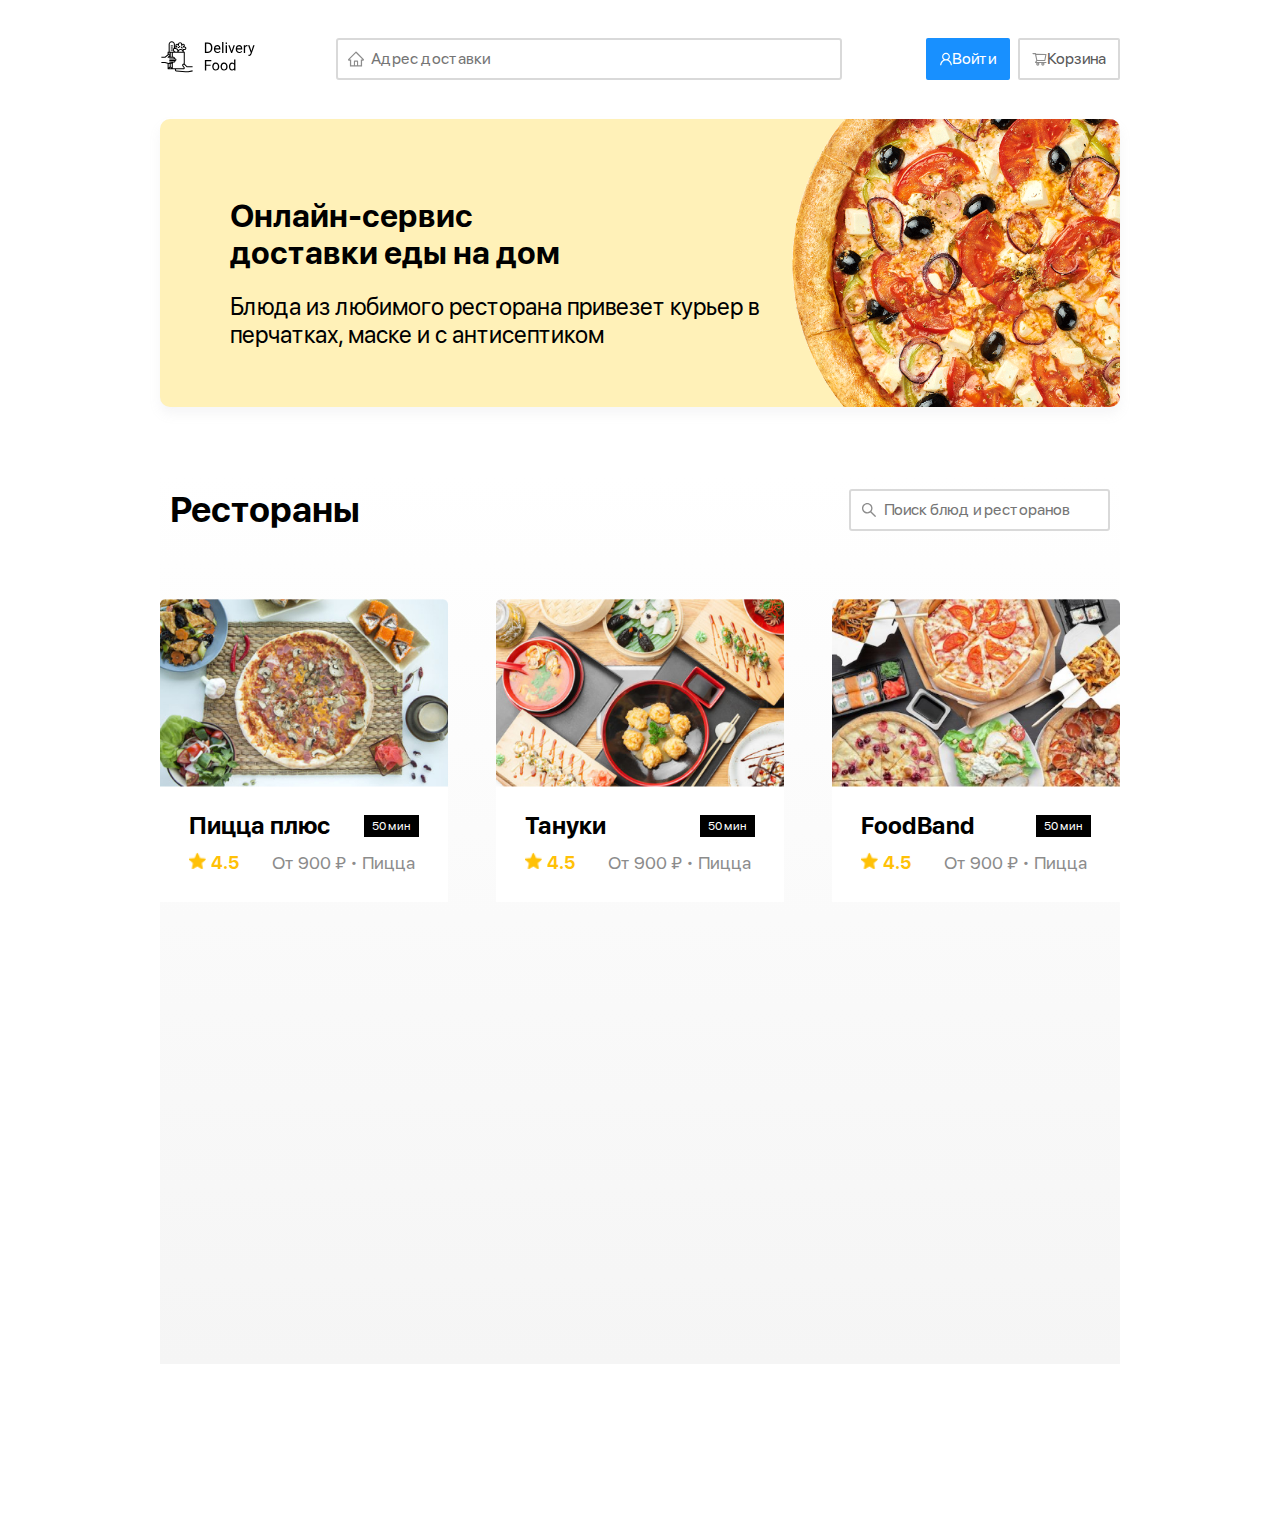
<file: index.html>
<!DOCTYPE html>
<html lang="ru">
<head>
    <meta charset="UTF-8">
    <meta name="viewport" content="width=device-width, initial-scale=1.0">
    <title>Delivery Food - доставка еды на дом</title>
    <link rel="stylesheet" href="css/SFPro/stylesheet.css">
    <link rel="stylesheet" href="css/normalize.css">
    <link rel="stylesheet" href="/css/animate.css">
    <link rel="stylesheet" href="css/style.css">
</head>
<body>
    <div class="container">
        <header class="header wow fadeInDown">
            <a href="/index.html"><img src="img/header-logo.svg" alt="header-logo" class="header-logo"></a>
            <input type="text" placeholder="Адрес доставки" class="input search-input">
            <div class="buttons">
                <button class="button button-blue"><img src="img/white-person-icon.svg" class="header-button-con">Войти</button>
                <button class="button" id="card-button"><img src="img/basket-icon.svg" class="header-button-con">Корзина</button>
            </div>
        </header>
        <main>
            <div class="promo wow fadeInUp">
                <h1 class="promo-title">Онлайн-сервис <br>доставки еды на дом</h1>
                <p class="promo-text">Блюда из любимого ресторана привезет курьер в перчатках, маске и с антисептиком</p>
            </div>
            <div class="content">
                <div class="search-dishes wow fadeInUp">
                    <h1 class="restauran-title">Рестораны</h1>
                    <input type="text" placeholder="Поиск блюд и ресторанов" class="input search-dishes-input">
                </div>
                <div class="dishes-list">
                    <div class="dishes-item wow fadeInUp">
                        <img src="img/dishes/pizza-plus.jpg" alt="" class="dishes-img">
                        <div class="dishes-item-content">
                            <div class="dishes-name">
                                <h2>Пицца плюс</h2>
                                <div class="time">
                                    <p class="time-text">50 мин</p>
                                </div>
                            </div>
                            <div class="dishes-other">
                                <img src="img/star-icon.png" alt="" class="rating-star"><p class="rating-text">4.5</p>
                                <p class="dishes-price">От 900 ₽</p><span class="dishes-price-point">·</span><p class="dishes-price">Пицца</p>
                            </div>
                        </div>
                    </div>
                    <a href="/restauran.html" class="dishes-item wow fadeInUp">
                        <img src="img/dishes/tanuki.jpg" alt="" class="dishes-img">
                        <div class="dishes-item-content">
                            <div class="dishes-name">
                                <h2>Тануки</h2>
                                <div class="time">
                                       <p class="time-text">50 мин</p>
                                </div>
                            </div>
                            <div class="dishes-other">
                                <img src="img/star-icon.png" alt="" class="rating-star"><p class="rating-text">4.5</p>
                                <p class="dishes-price">От 900 ₽</p><span class="dishes-price-point">·</span><p class="dishes-price">Пицца</p>
                            </div>
                        </div>
                    </a>
                    <div class="dishes-item wow fadeInUp">
                        <img src="img/dishes/food-band.jpg" alt="" class="dishes-img">
                        <div class="dishes-item-content">
                            <div class="dishes-name">
                                <h2>FoodBand</h2>
                                <div class="time">
                                    <p class="time-text">50 мин</p>
                                </div>
                            </div>
                            <div class="dishes-other">
                                <img src="img/star-icon.png" alt="" class="rating-star"><p class="rating-text">4.5</p>
                                <p class="dishes-price">От 900 ₽</p><span class="dishes-price-point">·</span><p class="dishes-price">Пицца</p>
                            </div>
                        </div>
                        
                    </div>
                    <div class="dishes-item wow fadeInUp">
                        <img src="img/dishes/pizza.jpg" alt="" class="dishes-img">
                        <div class="dishes-item-content">
                            <div class="dishes-name">
                                <h2>Жадина-пицца</h2>
                                <div class="time">
                                    <p class="time-text">50 мин</p>
                                </div>
                            </div>
                            <div class="dishes-other">
                                <img src="img/star-icon.png" alt="" class="rating-star"><p class="rating-text">4.5</p>
                                <p class="dishes-price">От 900 ₽</p><span class="dishes-price-point">·</span><p class="dishes-price">Пицца</p>
                            </div>
                        </div>
                    </div>
                    <div class="dishes-item wow fadeInUp">
                        <img src="img/dishes/food-point.jpg" alt="" class="dishes-img">
                        <div class="dishes-item-content">
                            <div class="dishes-name">
                                <h2>Точка еды</h2>
                                <div class="time">
                                    <p class="time-text">50 мин</p>
                                </div>
                            </div>
                            <div class="dishes-other">
                                <img src="img/star-icon.png" alt="" class="rating-star"><p class="rating-text">4.5</p>
                                <p class="dishes-price">От 900 ₽</p><span class="dishes-price-point">·</span><p class="dishes-price">Пицца</p>
                            </div>
                        </div>
                    </div>
                    <div class="dishes-item wow fadeInUp">
                        <img src="img/dishes/pizza-burger.jpg" alt="" class="dishes-img">
                        <div class="dishes-item-content">
                            <div class="dishes-name">
                                <h2>PizzaBurger</h2>
                                <div class="time">
                                    <p class="time-text">50 мин</p>
                                </div>
                            </div>
                            <div class="dishes-other">
                                <img src="img/star-icon.png" alt="" class="rating-star"><p class="rating-text">4.5</p>
                                <p class="dishes-price">От 900 ₽</p><span class="dishes-price-point">·</span><p class="dishes-price">Пицца</p>
                            </div>
                        </div>
                    </div>
                </div>
            </div>
        </main>
    </div>
    <footer class="footer wow fadeInUp">
        <div class="footer-content">
            <img src="img/header-logo.svg" alt="footer-logo" class="footer-logo">
            <div class="left-content">
                <p class="foter-text">Ресторанам</p>
                <p class="foter-text">Курьерам</p>
                <p class="foter-text">Пресс-центр</p>
                <p class="foter-text">Контакты</p>
            </div>
            <div class="right-content">
                <img src="img/instagram-icon.png" alt="instagram-icon" class="social">
                <img src="img/facebook-icon.png" alt="facebook-icon" class="social">
                <img src="img/vk-icon.png" alt="" class="social">
            </div>
        </div>
    </footer>

    <div class="modal">
        <div class="modal-dialog">
            <div class="modal-header">
                <h3 class="modal-title">Корзина</h3>
                <button class="close">&times;</button>
            </div>
            <div class="modal-body">
                <div class="food-row">
                    <span class="food-name">Ролл угорь стандарт</span>
                    <strong class="food-price">250 ₽</strong>
                    <div class="food-counter">
                        <button class="counter-button">-</button>
                        <span class="counter">1</span>
                        <button class="counter-button">+</button>
                    </div>
                </div>
                <!-- /.foods-row -->
                <div class="food-row">
                    <span class="food-name">Ролл угорь стандарт</span>
                    <strong class="food-price">250 ₽</strong>
                    <div class="food-counter">
                        <button class="counter-button">-</button>
                        <span class="counter">1</span>
                        <button class="counter-button">+</button>
                    </div>
                </div>
                <!-- /.foods-row -->
                <div class="food-row">
                    <span class="food-name">Ролл угорь стандарт</span>
                    <strong class="food-price">250 ₽</strong>
                    <div class="food-counter">
                        <button class="counter-button">-</button>
                        <span class="counter">1</span>
                        <button class="counter-button">+</button>
                    </div>
                </div>
                <!-- /.foods-row -->
                <div class="food-row">
                    <span class="food-name">Ролл угорь стандарт</span>
                    <strong class="food-price">250 ₽</strong>
                    <div class="food-counter">
                        <button class="counter-button">-</button>
                        <span class="counter">1</span>
                        <button class="counter-button">+</button>
                    </div>
                </div>
                <!-- /.foods-row -->
                <div class="food-row">
                    <span class="food-name">Ролл угорь стандарт</span>
                    <strong class="food-price">250 ₽</strong>
                    <div class="food-counter">
                        <button class="counter-button">-</button>
                        <span class="counter">1</span>
                        <button class="counter-button">+</button>
                    </div>
                </div>
                <!-- /.foods-row -->
            </div>
            <!-- /.modal-body -->
            <div class="modal-footer">
                <spam class="pricetag">1250 ₽</spam>
                <div class="footer-buttons">
                    <button class="button button-blue">Оформить заказ</button>
                    <button class="button">Отмена</button>
                </div>
            </div>
            <!-- /.modal-footer -->
        </div>
        <!-- /.modal-dialig -->
    </div>
    <script src="/js/wow.min.js"></script>
    <script src="/js/main.js"></script>
</body>
</html>
</file>
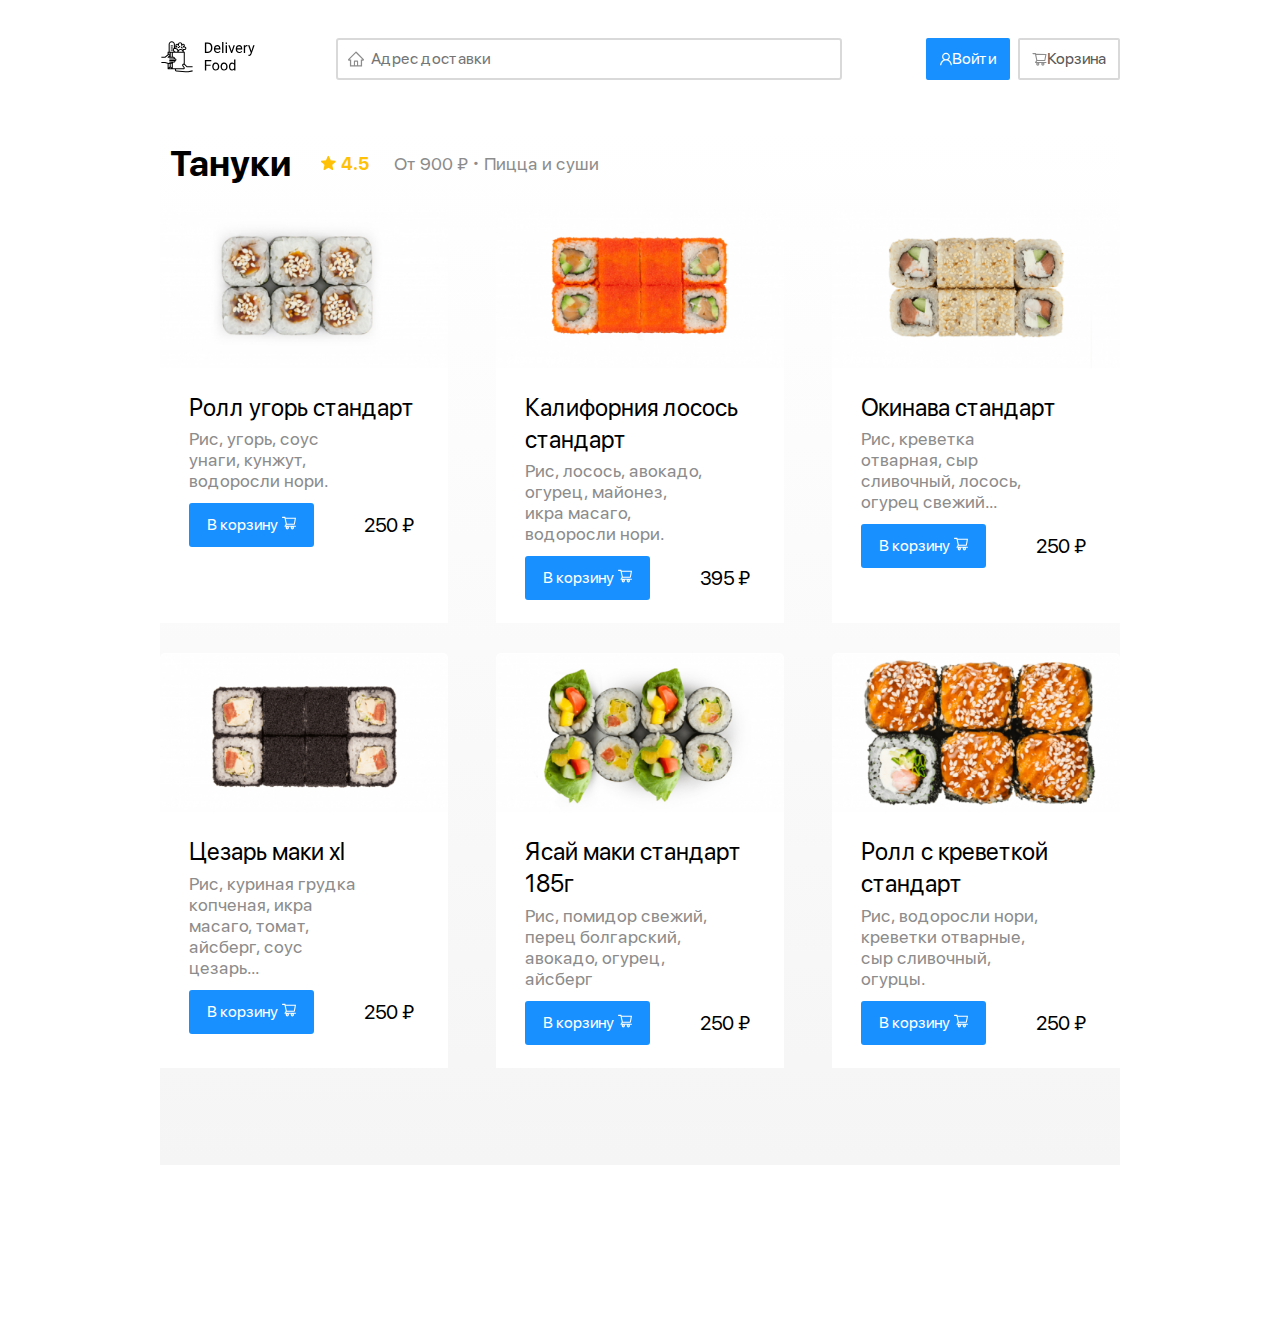
<file: restauran.html>
<!DOCTYPE html>
<html lang="ru">
<head>
    <meta charset="UTF-8">
    <meta name="viewport" content="width=device-width, initial-scale=1.0">
    <title>Delivery Food - доставка еды на дом</title>
    <link rel="stylesheet" href="css/SFPro/stylesheet.css">
    <link rel="stylesheet" href="css/normalize.css">
    <link rel="stylesheet" href="/css/animate.css">
    <link rel="stylesheet" href="css/style.css">
</head>
<body>
    <div class="container">
        <header class="header wow fadeInDown">
            <a href="/index.html"><img src="img/header-logo.svg" alt="header-logo" class="header-logo"></a>
            <input type="text" placeholder="Адрес доставки" class="input search-input">
            <div class="buttons">
                <button class="button button-blue"><img src="img/white-person-icon.svg" class="header-button-con">Войти</button>
                <button class="button" id="card-button"><img src="img/basket-icon.svg" class="header-button-con">Корзина</button>
            </div>
        </header>
        <main>
            <div class="content">
                <div class="restauran wow fadeInUp">
                    <h1 class="restauran-title">Тануки</h1>
                    <div class="restauran-other">
                        <img src="img/star-icon.png" alt="" class="restauran-rating-star">
                        <p class="restauran-rating-text">4.5</p>
                        <p class="restauran-text">От 900 ₽</p>
                        <span class="restauran-point">·</span>
                        <p class="restauran-text">Пицца и суши</p>
                    </div>
                </div>
                <div class="dishes-list">
                    <div class="dishes-item wow fadeInUp">
                        <img src="img/tanuka/1.png" alt="" class="dishes-img">
                        <div class="dishes-item-content">
                            <div class="dishes-name">
                                <h2 class="dishes-product">Ролл угорь стандарт</h2>
                            </div>
                            <div class="dishes-descrice">
                                <p class="dishes-describe-text">Рис, угорь, соус унаги, кунжут, водоросли нори.</p>
                                <div class="dishes-descrice-buy">
                                    <button class="dishes-descrice-buy-button">В корзину <img src="img/basket-white-icon.svg" alt=""></button>
                                    <p class="dishes-descrice-price">250 ₽</p>
                                </div>
                            </div>
                        </div>
                    </div>
                    <div class="dishes-item wow fadeInUp">
                        <img src="img/tanuka/2.png" alt="" class="dishes-img">
                        <div class="dishes-item-content">
                            <div class="dishes-name">
                                <h2 class="dishes-product">Калифорния лосось стандарт</h2>
                            </div>
                            <div class="dishes-descrice">
                                <p class="dishes-describe-text">Рис, лосось, авокадо, огурец, майонез, икра масаго, водоросли нори.</p>
                                <div class="dishes-descrice-buy">
                                    <button class="dishes-descrice-buy-button">В корзину <img src="img/basket-white-icon.svg" alt=""></button>
                                    <p class="dishes-descrice-price">395 ₽</p>
                                </div>
                            </div>
                        </div>
                    </div>
                    <div class="dishes-item wow fadeInUp">
                        <img src="img/tanuka/3.png" alt="" class="dishes-img">
                        <div class="dishes-item-content">
                            <div class="dishes-name">
                                <h2 class="dishes-product">Окинава стандарт</h2>
                            </div>
                            <div class="dishes-descrice">
                                <p class="dishes-describe-text">Рис, креветка отварная, сыр сливочный, лосось, огурец свежий...</p>
                                <div class="dishes-descrice-buy">
                                    <button class="dishes-descrice-buy-button">В корзину <img src="img/basket-white-icon.svg" alt=""></button>
                                    <p class="dishes-descrice-price">250 ₽</p>
                                </div>
                            </div>
                        </div>
                        
                    </div>
                    <div class="dishes-item wow fadeInUp">
                        <img src="img/tanuka/4.png" alt="" class="dishes-img">
                        <div class="dishes-item-content">
                            <div class="dishes-name">
                                <h2 class="dishes-product">Цезарь маки хl</h2>
                            </div>
                            <div class="dishes-descrice">
                                <p class="dishes-describe-text">Рис, куриная грудка копченая, икра масаго, томат, айсберг, соус цезарь...</p>
                                <div class="dishes-descrice-buy">
                                    <button class="dishes-descrice-buy-button">В корзину <img src="img/basket-white-icon.svg" alt=""></button>
                                    <p class="dishes-descrice-price">250 ₽</p>
                                </div>
                            </div>
                        </div>
                    </div>
                    <div class="dishes-item wow fadeInUp">
                        <img src="img/tanuka/5.png" alt="" class="dishes-img">
                        <div class="dishes-item-content">
                            <div class="dishes-name">
                                <h2 class="dishes-product">Ясай маки стандарт 185г</h2>
                            </div>
                            <div class="dishes-descrice">
                                <p class="dishes-describe-text">Рис, помидор свежий, перец болгарский, авокадо, огурец, айсберг</p>
                                <div class="dishes-descrice-buy">
                                    <button class="dishes-descrice-buy-button">В корзину <img src="img/basket-white-icon.svg" alt=""></button>
                                    <p class="dishes-descrice-price">250 ₽</p>
                                </div>
                            </div>
                        </div>
                    </div>
                    <div class="dishes-item wow fadeInUp">
                        <img src="img/tanuka/6.png" alt="" class="dishes-img">
                        <div class="dishes-item-content">
                            <div class="dishes-name">
                                <h2 class="dishes-product">Ролл с креветкой стандарт</h2>
                            </div>
                            <div class="dishes-descrice">
                                <p class="dishes-describe-text">Рис, водоросли нори, креветки отварные, сыр сливочный, огурцы.</p>
                                <div class="dishes-descrice-buy">
                                    <button class="dishes-descrice-buy-button">В корзину <img src="img/basket-white-icon.svg" alt=""></button>
                                    <p class="dishes-descrice-price">250 ₽</p>
                                </div>
                            </div>
                        </div>
                    </div>
                </div>
            </div>
        </main>
    </div>
    <footer class="footer wow fadeInUp">
        <div class="footer-content">
            <img src="img/header-logo.svg" alt="footer-logo" class="footer-logo">
            <div class="left-content">
                <p class="foter-text">Ресторанам</p>
                <p class="foter-text">Курьерам</p>
                <p class="foter-text">Пресс-центр</p>
                <p class="foter-text">Контакты</p>
            </div>
            <div class="right-content">
                <img src="img/instagram-icon.png" alt="instagram-icon" class="social">
                <img src="img/facebook-icon.png" alt="facebook-icon" class="social">
                <img src="img/vk-icon.png" alt="" class="social">
            </div>
        </div>
    </footer>
    
    <div class="modal">
        <div class="modal-dialog">
            <div class="modal-header">
                <h3 class="modal-title">Корзина</h3>
                <button class="close">&times;</button>
            </div>
            <div class="modal-body">
                <div class="food-row">
                    <span class="food-name">Ролл угорь стандарт</span>
                    <strong class="food-price">250 ₽</strong>
                    <div class="food-counter">
                        <button class="counter-button">-</button>
                        <span class="counter">1</span>
                        <button class="counter-button">+</button>
                    </div>
                </div>
                <!-- /.foods-row -->
                <div class="food-row">
                    <span class="food-name">Ролл угорь стандарт</span>
                    <strong class="food-price">250 ₽</strong>
                    <div class="food-counter">
                        <button class="counter-button">-</button>
                        <span class="counter">1</span>
                        <button class="counter-button">+</button>
                    </div>
                </div>
                <!-- /.foods-row -->
                <div class="food-row">
                    <span class="food-name">Ролл угорь стандарт</span>
                    <strong class="food-price">250 ₽</strong>
                    <div class="food-counter">
                        <button class="counter-button">-</button>
                        <span class="counter">1</span>
                        <button class="counter-button">+</button>
                    </div>
                </div>
                <!-- /.foods-row -->
                <div class="food-row">
                    <span class="food-name">Ролл угорь стандарт</span>
                    <strong class="food-price">250 ₽</strong>
                    <div class="food-counter">
                        <button class="counter-button">-</button>
                        <span class="counter">1</span>
                        <button class="counter-button">+</button>
                    </div>
                </div>
                <!-- /.foods-row -->
                <div class="food-row">
                    <span class="food-name">Ролл угорь стандарт</span>
                    <strong class="food-price">250 ₽</strong>
                    <div class="food-counter">
                        <button class="counter-button">-</button>
                        <span class="counter">1</span>
                        <button class="counter-button">+</button>
                    </div>
                </div>
                <!-- /.foods-row -->
            </div>
            <!-- /.modal-body -->
            <div class="modal-footer">
                <spam class="pricetag">1250 ₽</spam>
                <div class="footer-buttons">
                    <button class="button button-blue">Оформить заказ</button>
                    <button class="button">Отмена</button>
                </div>
            </div>
            <!-- /.modal-footer -->
        </div>
        <!-- /.modal-dialig -->
    </div>
    <script src="/js/wow.min.js"></script>
    <script src="/js/main.js"></script>
</body>
</html>
</file>
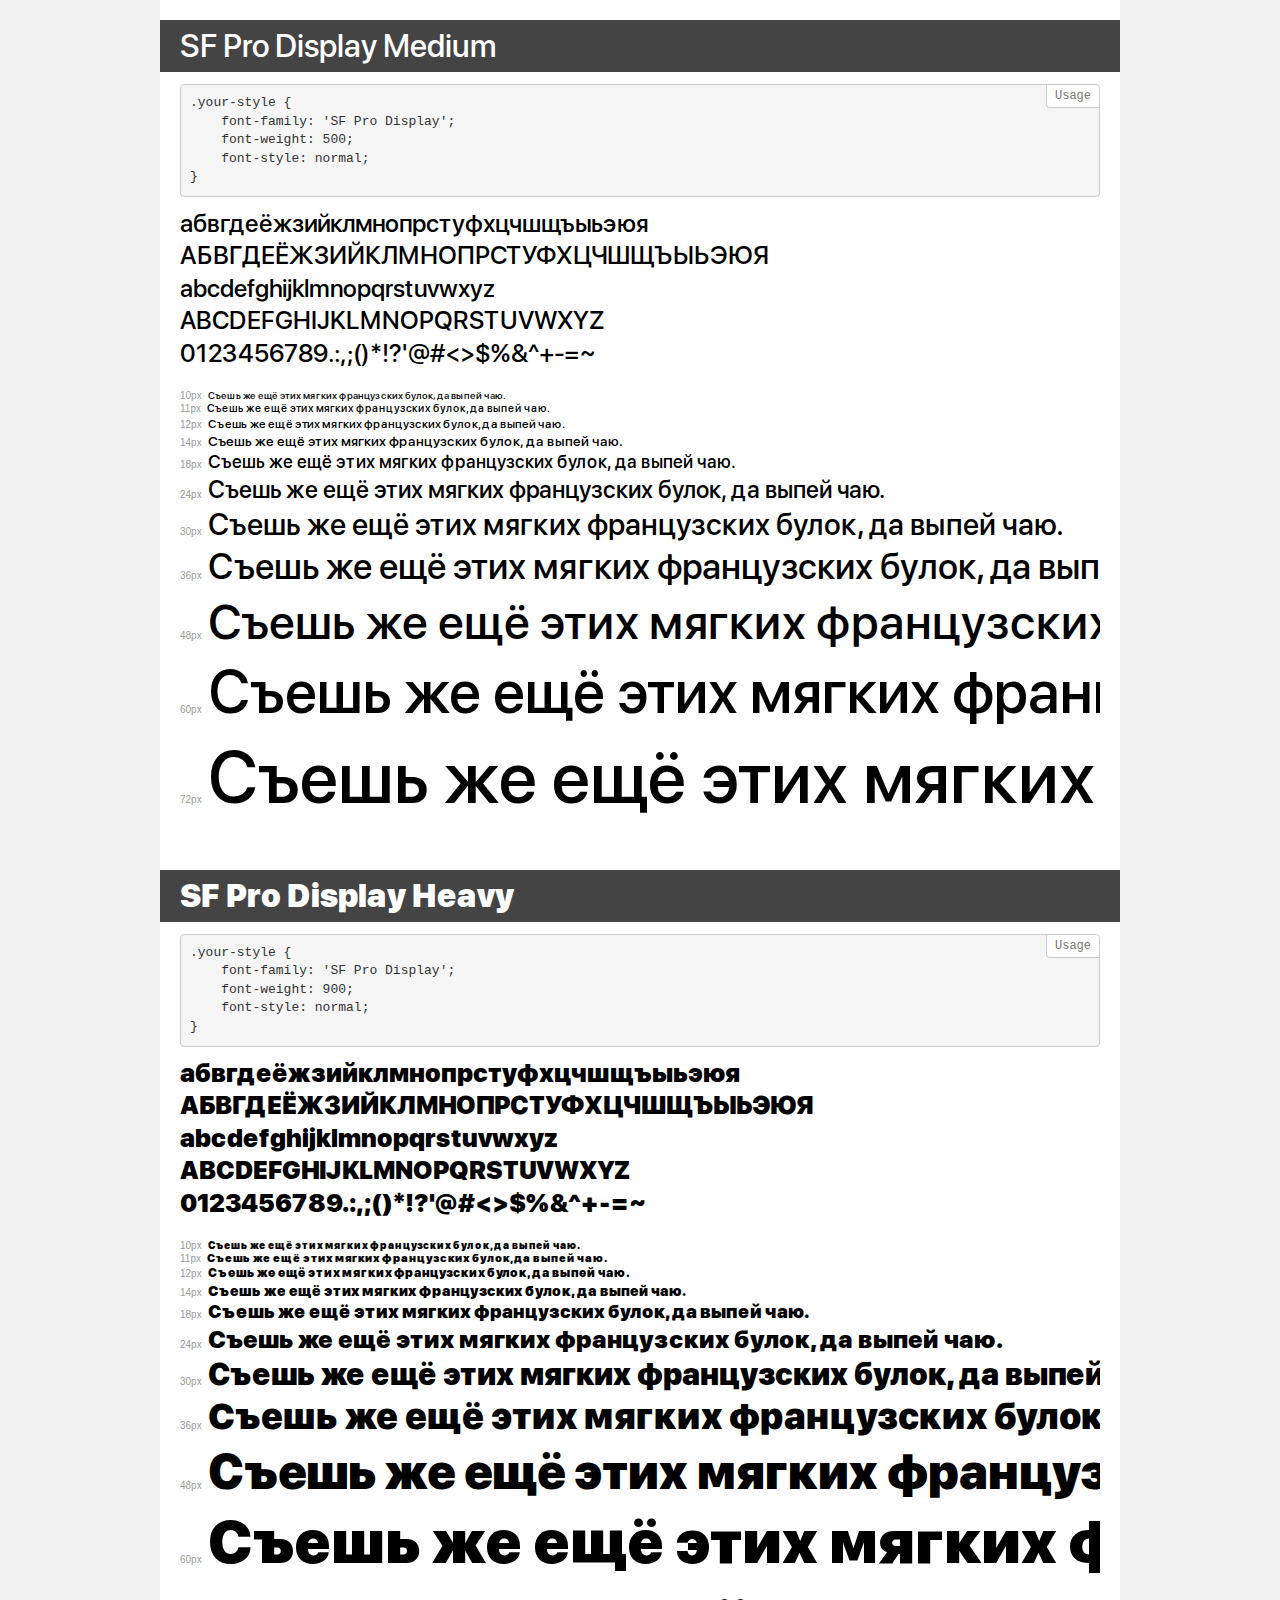
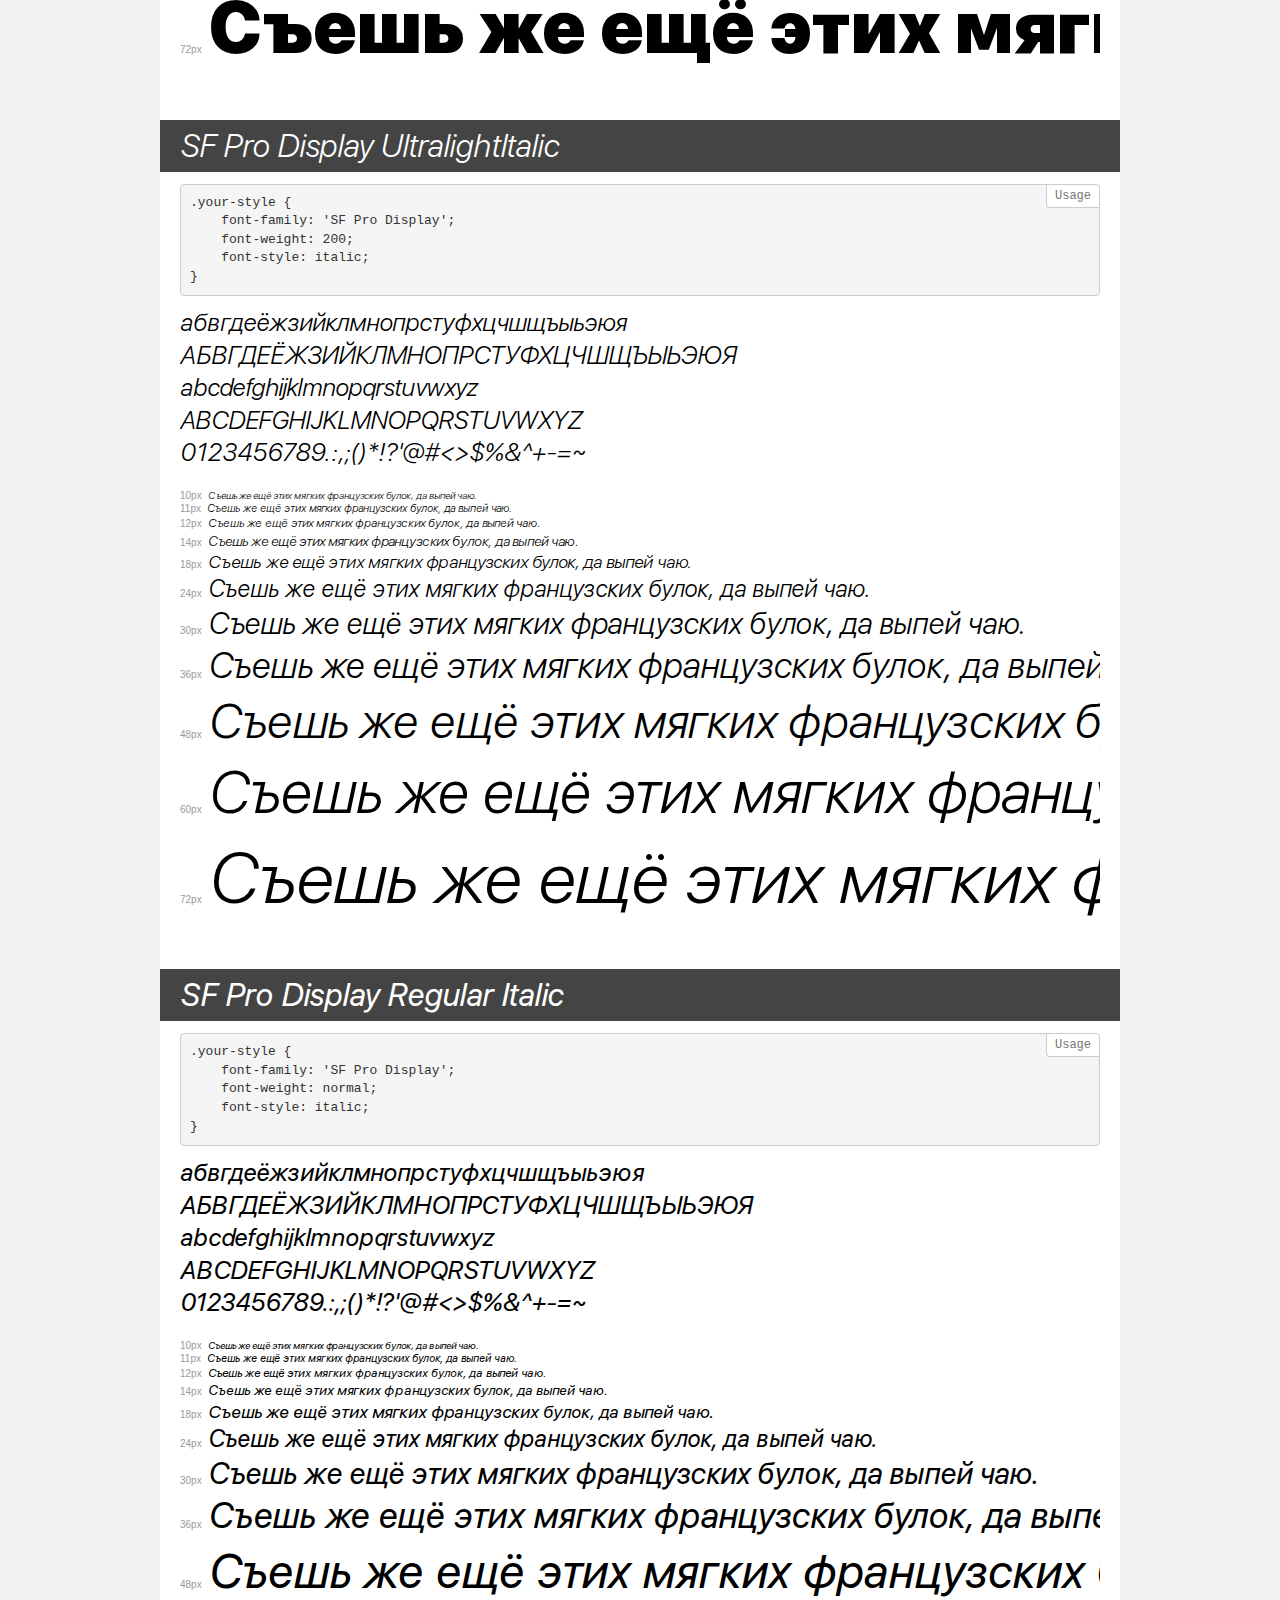
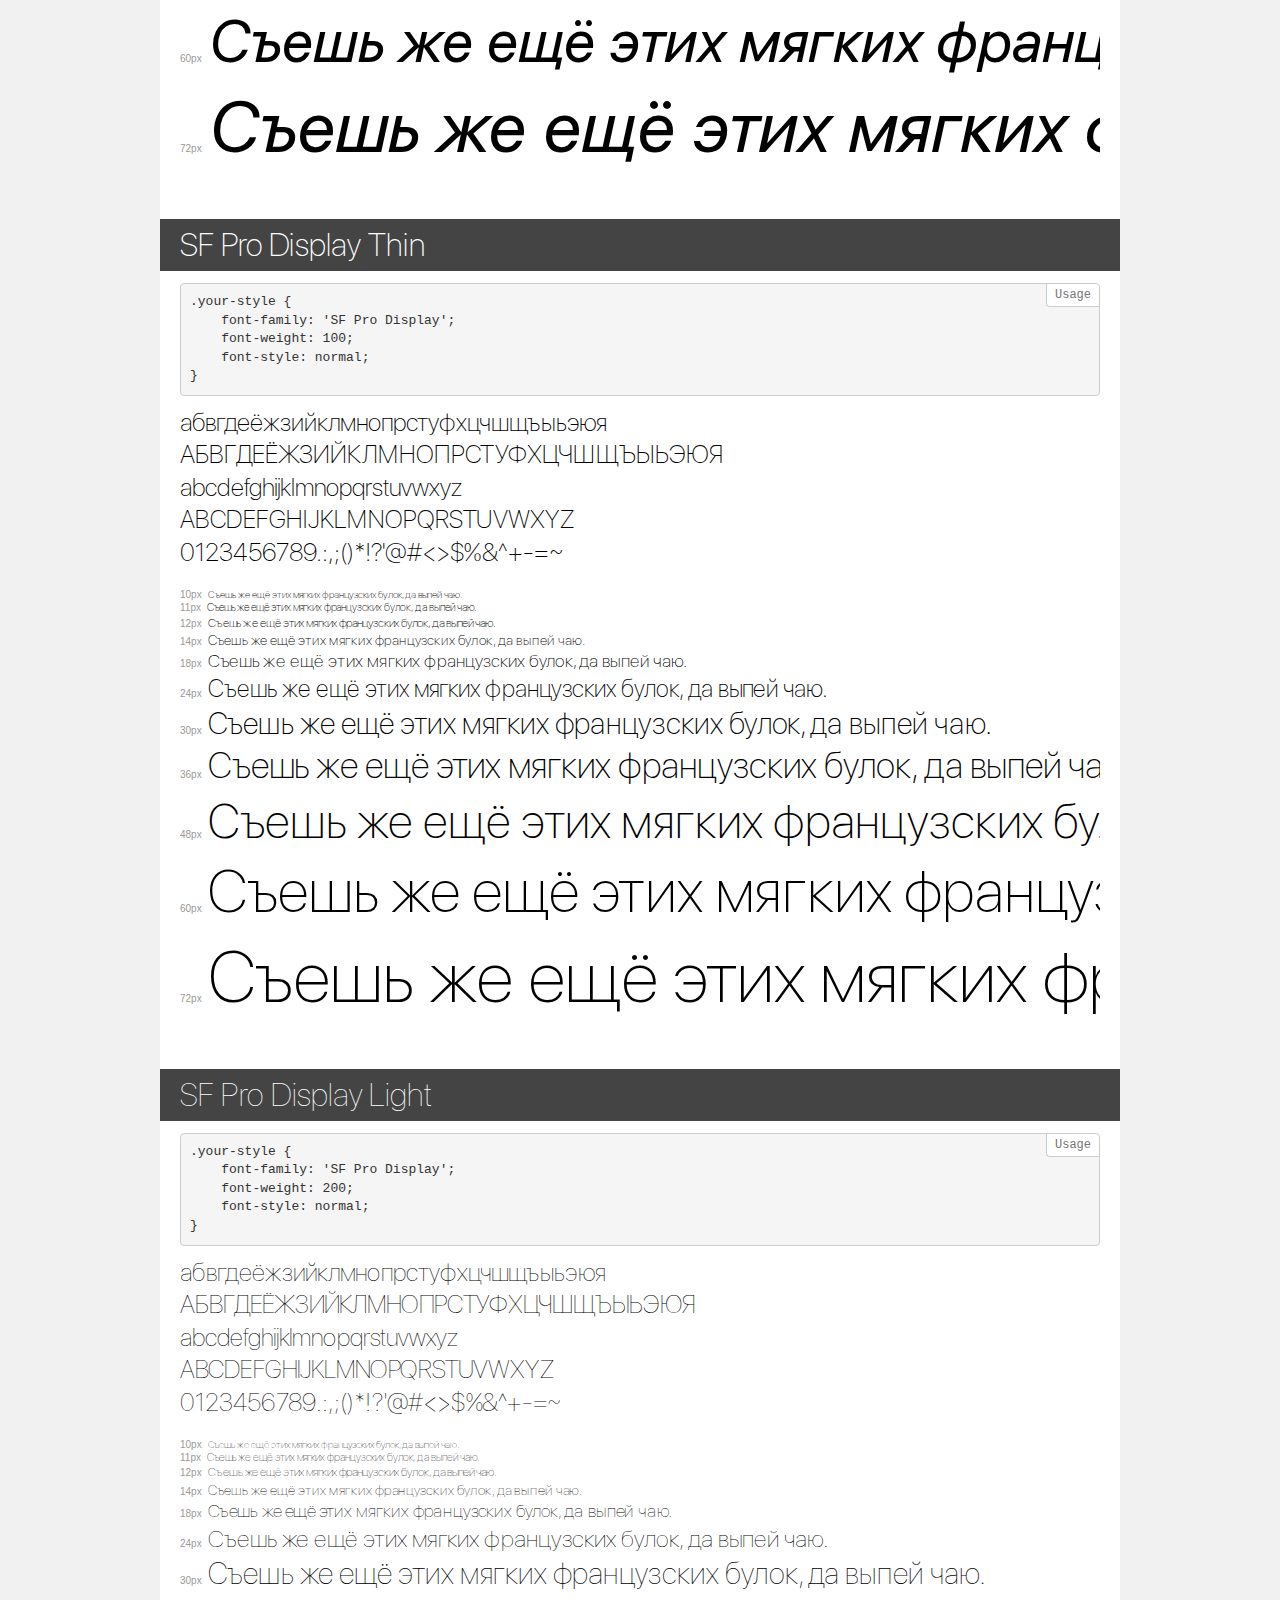
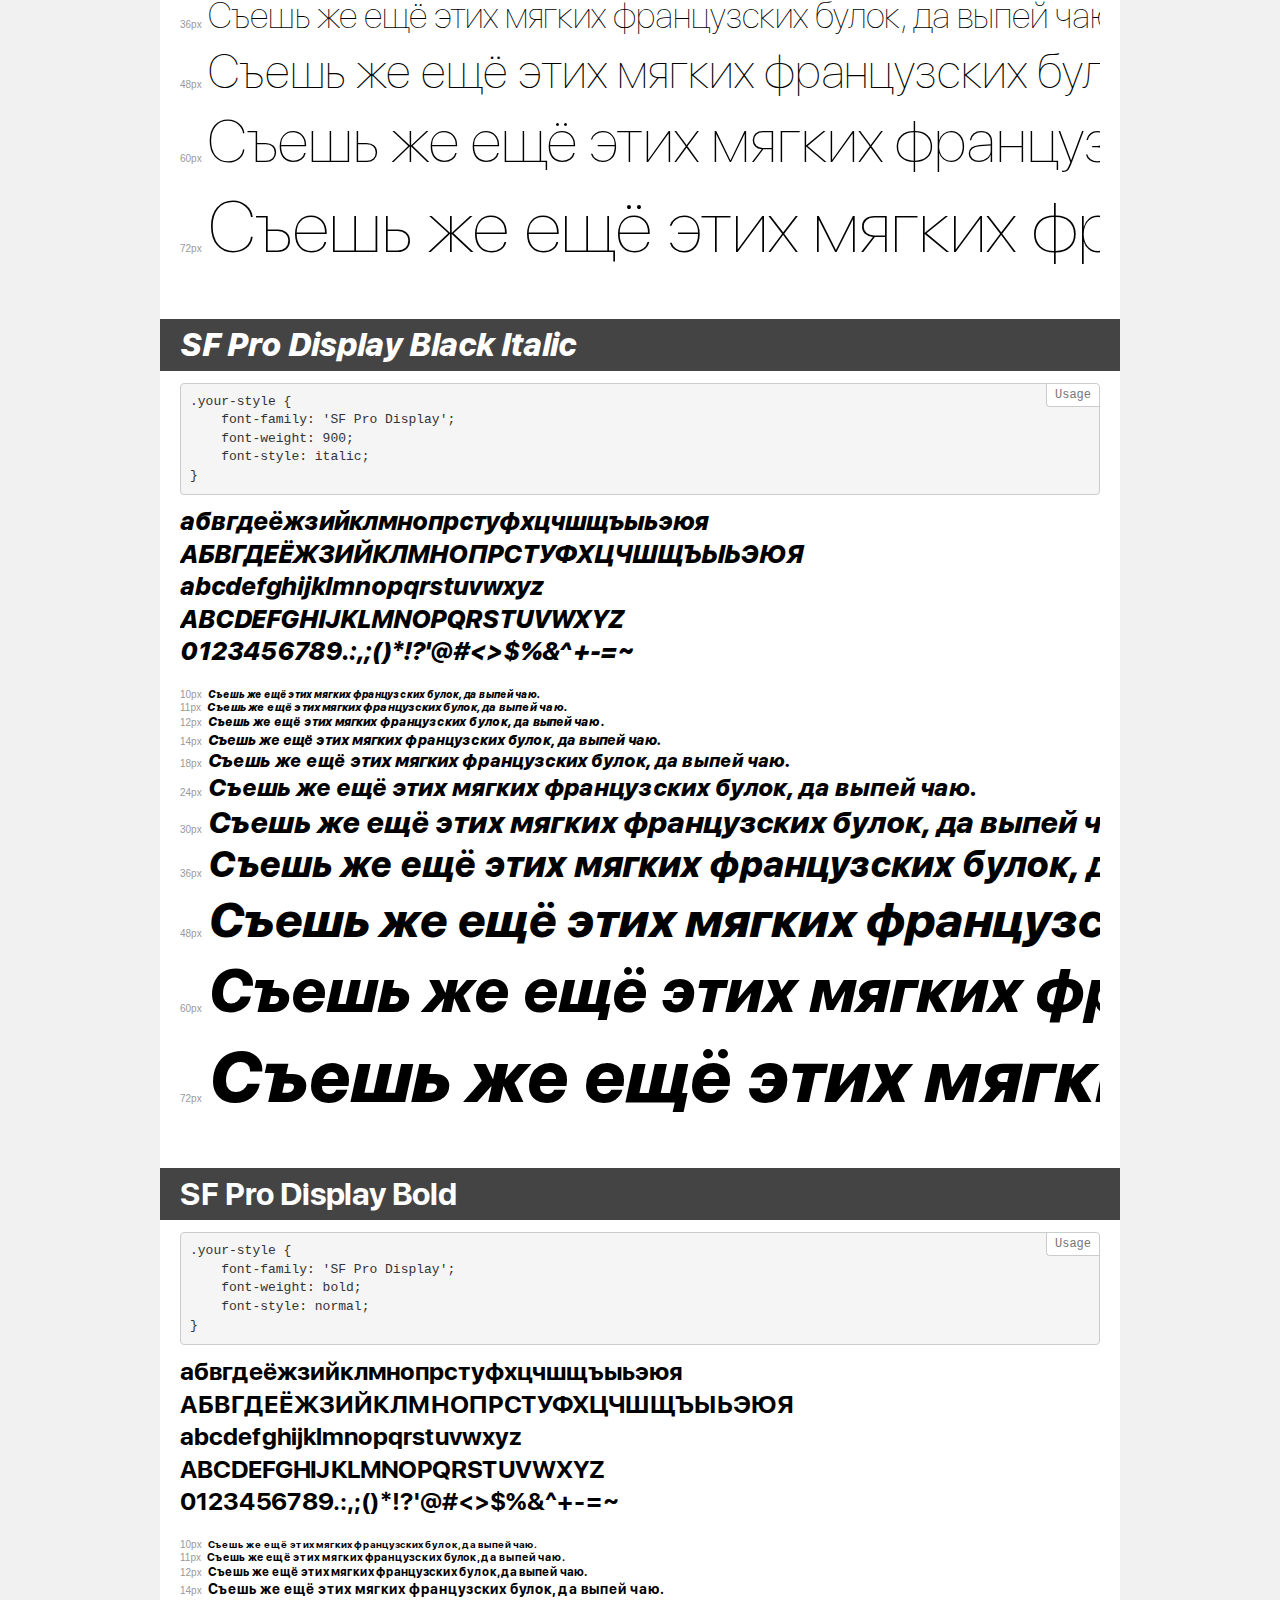
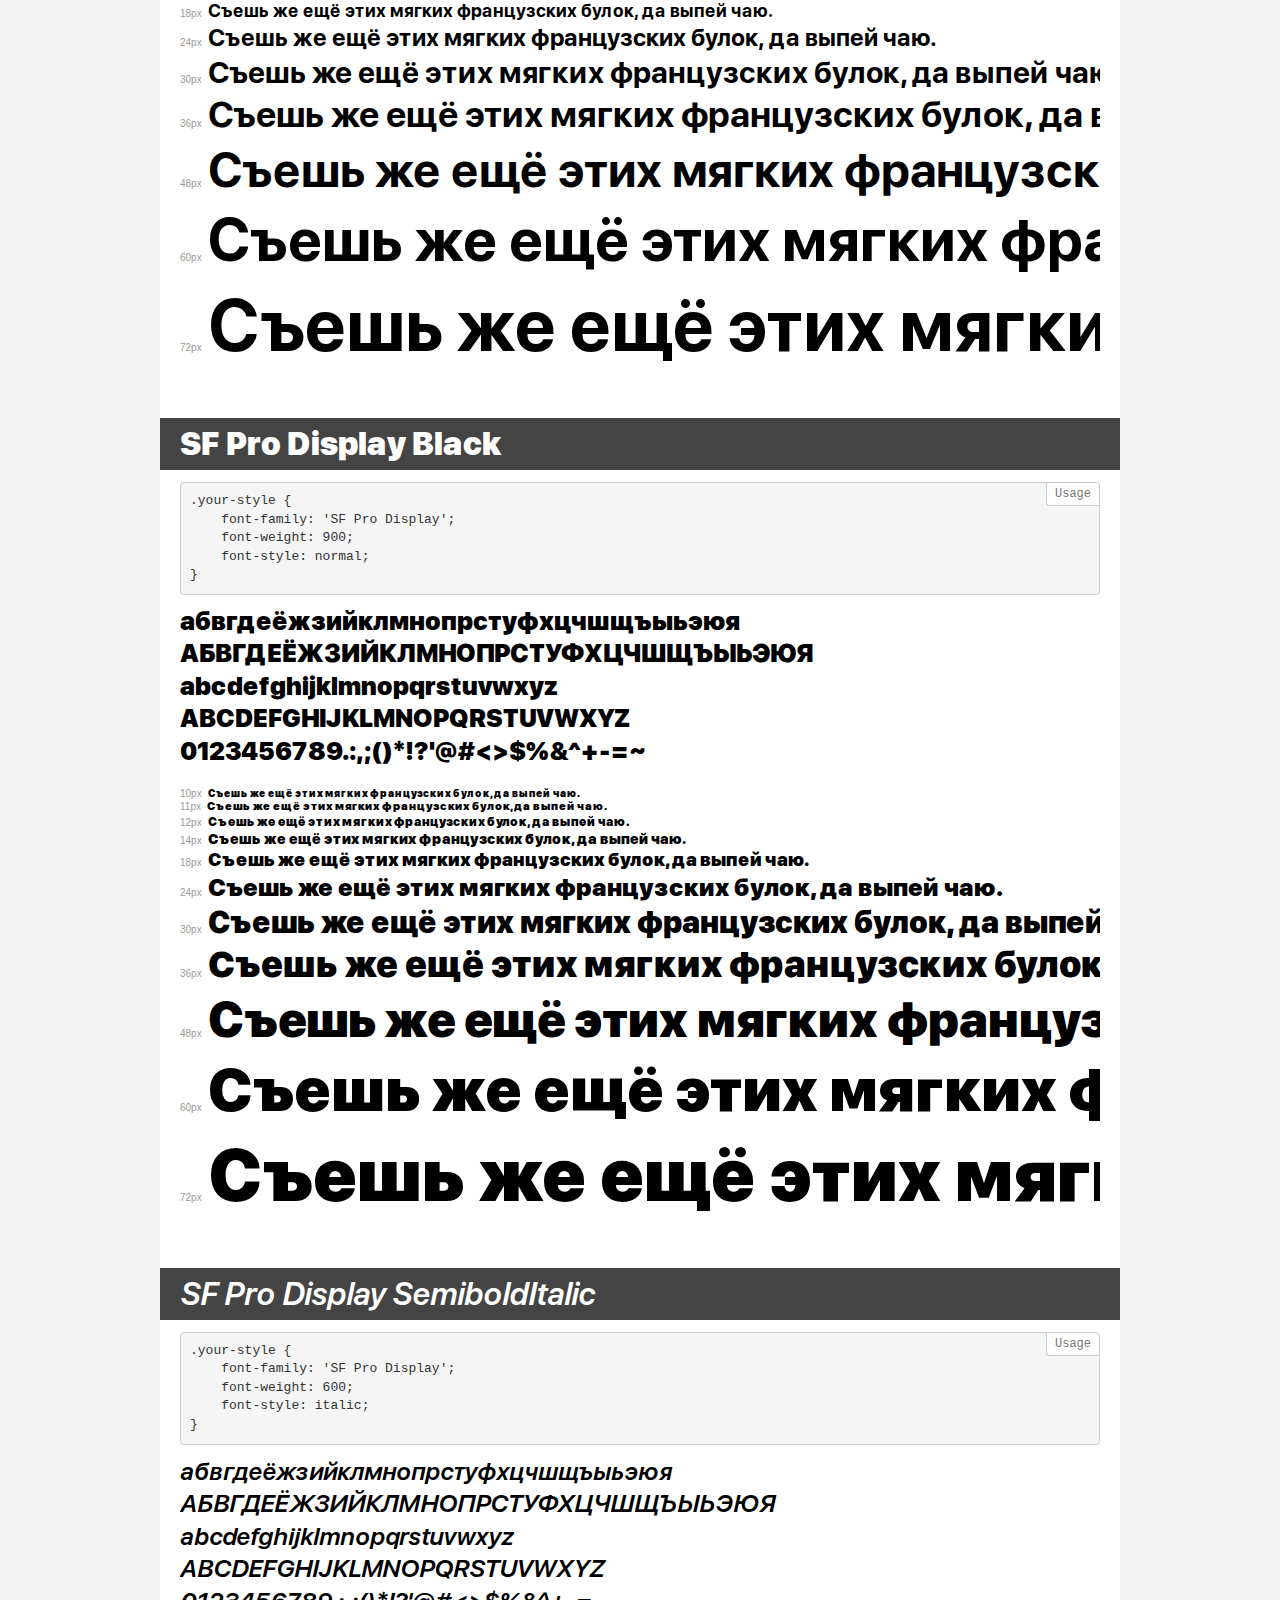
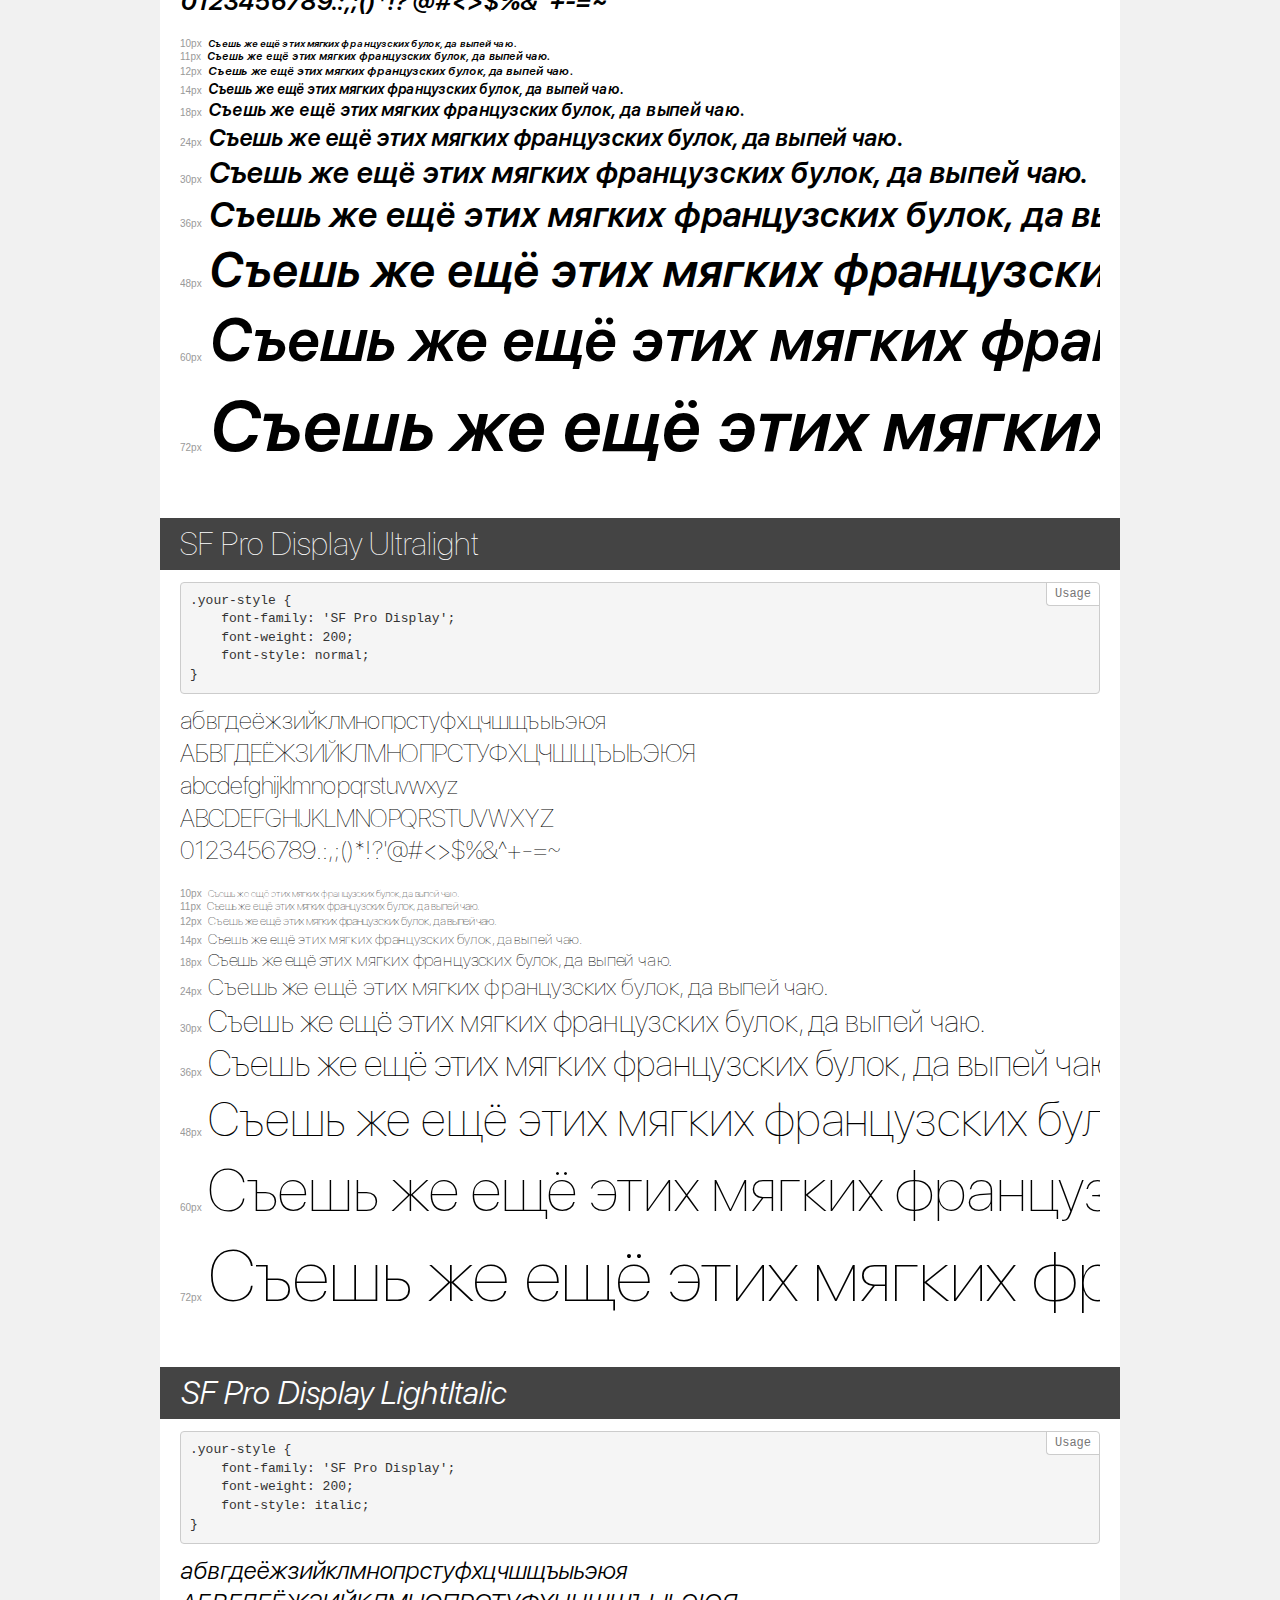
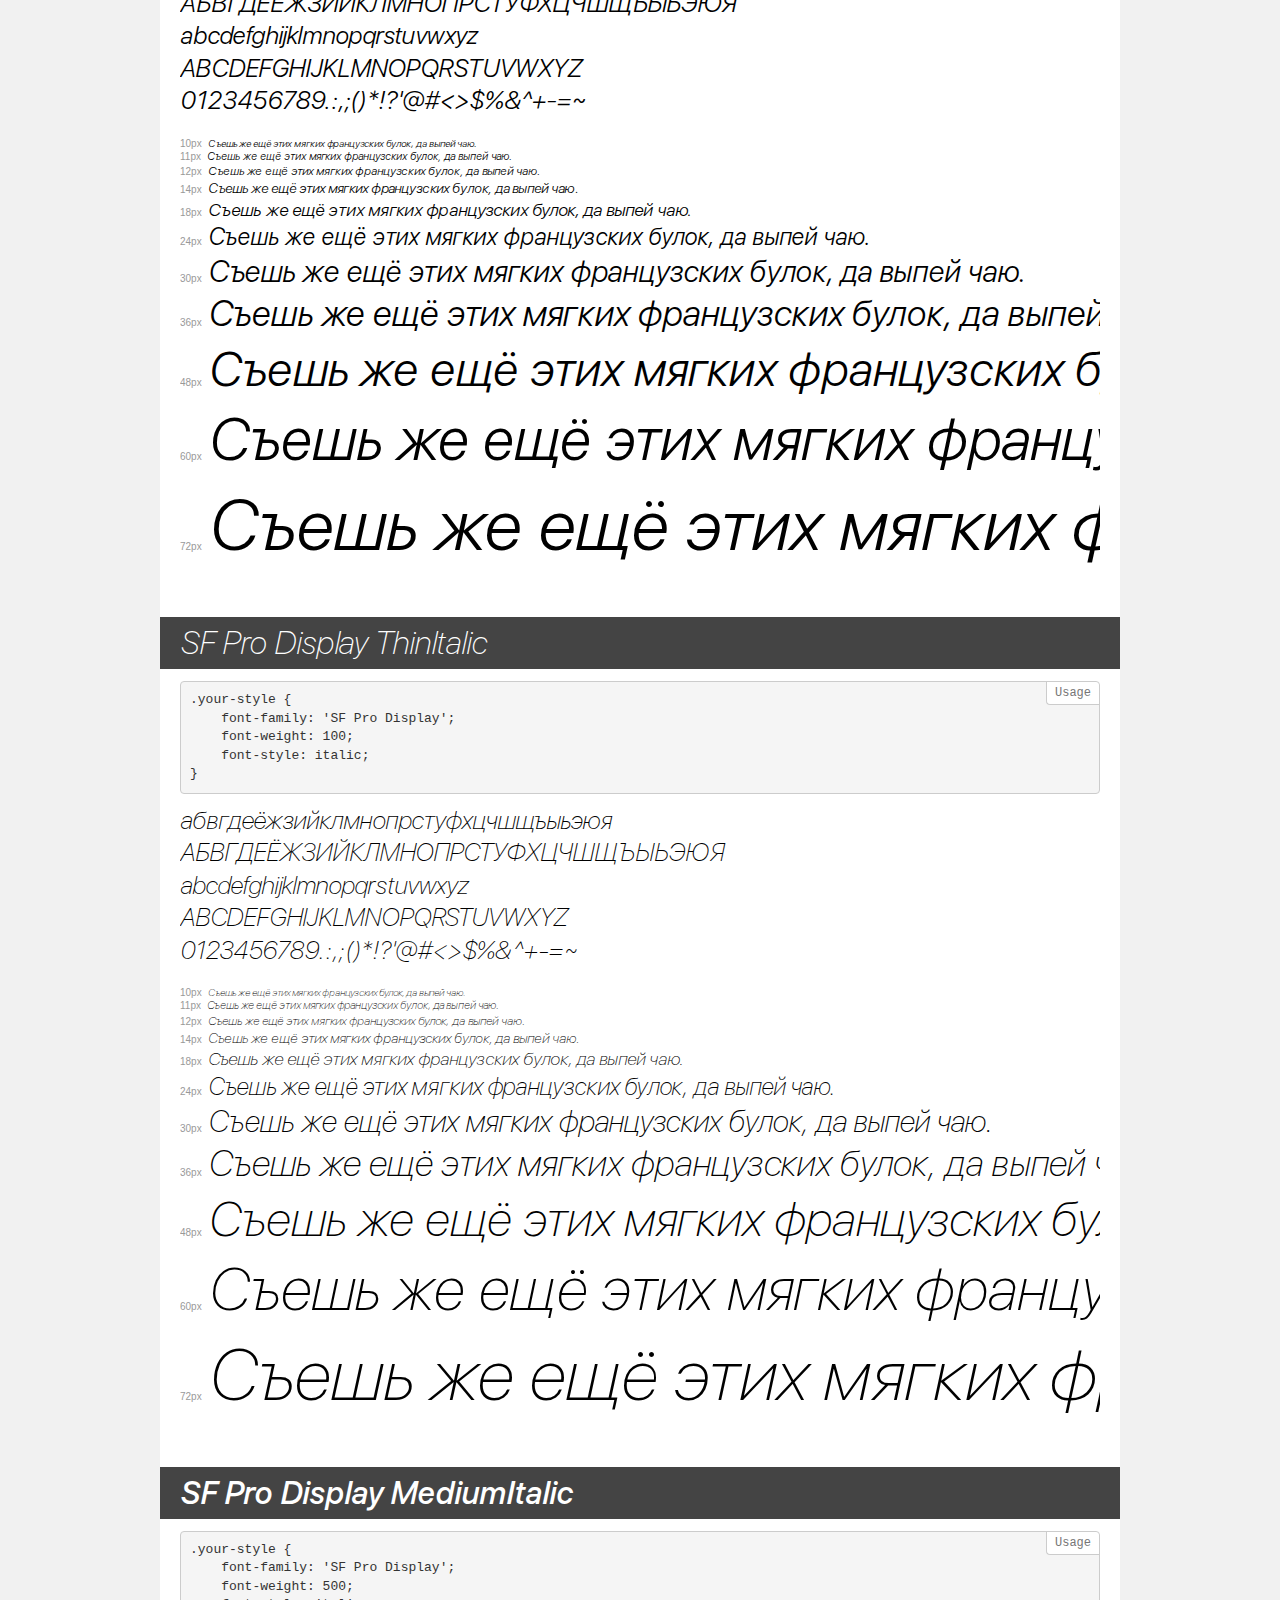
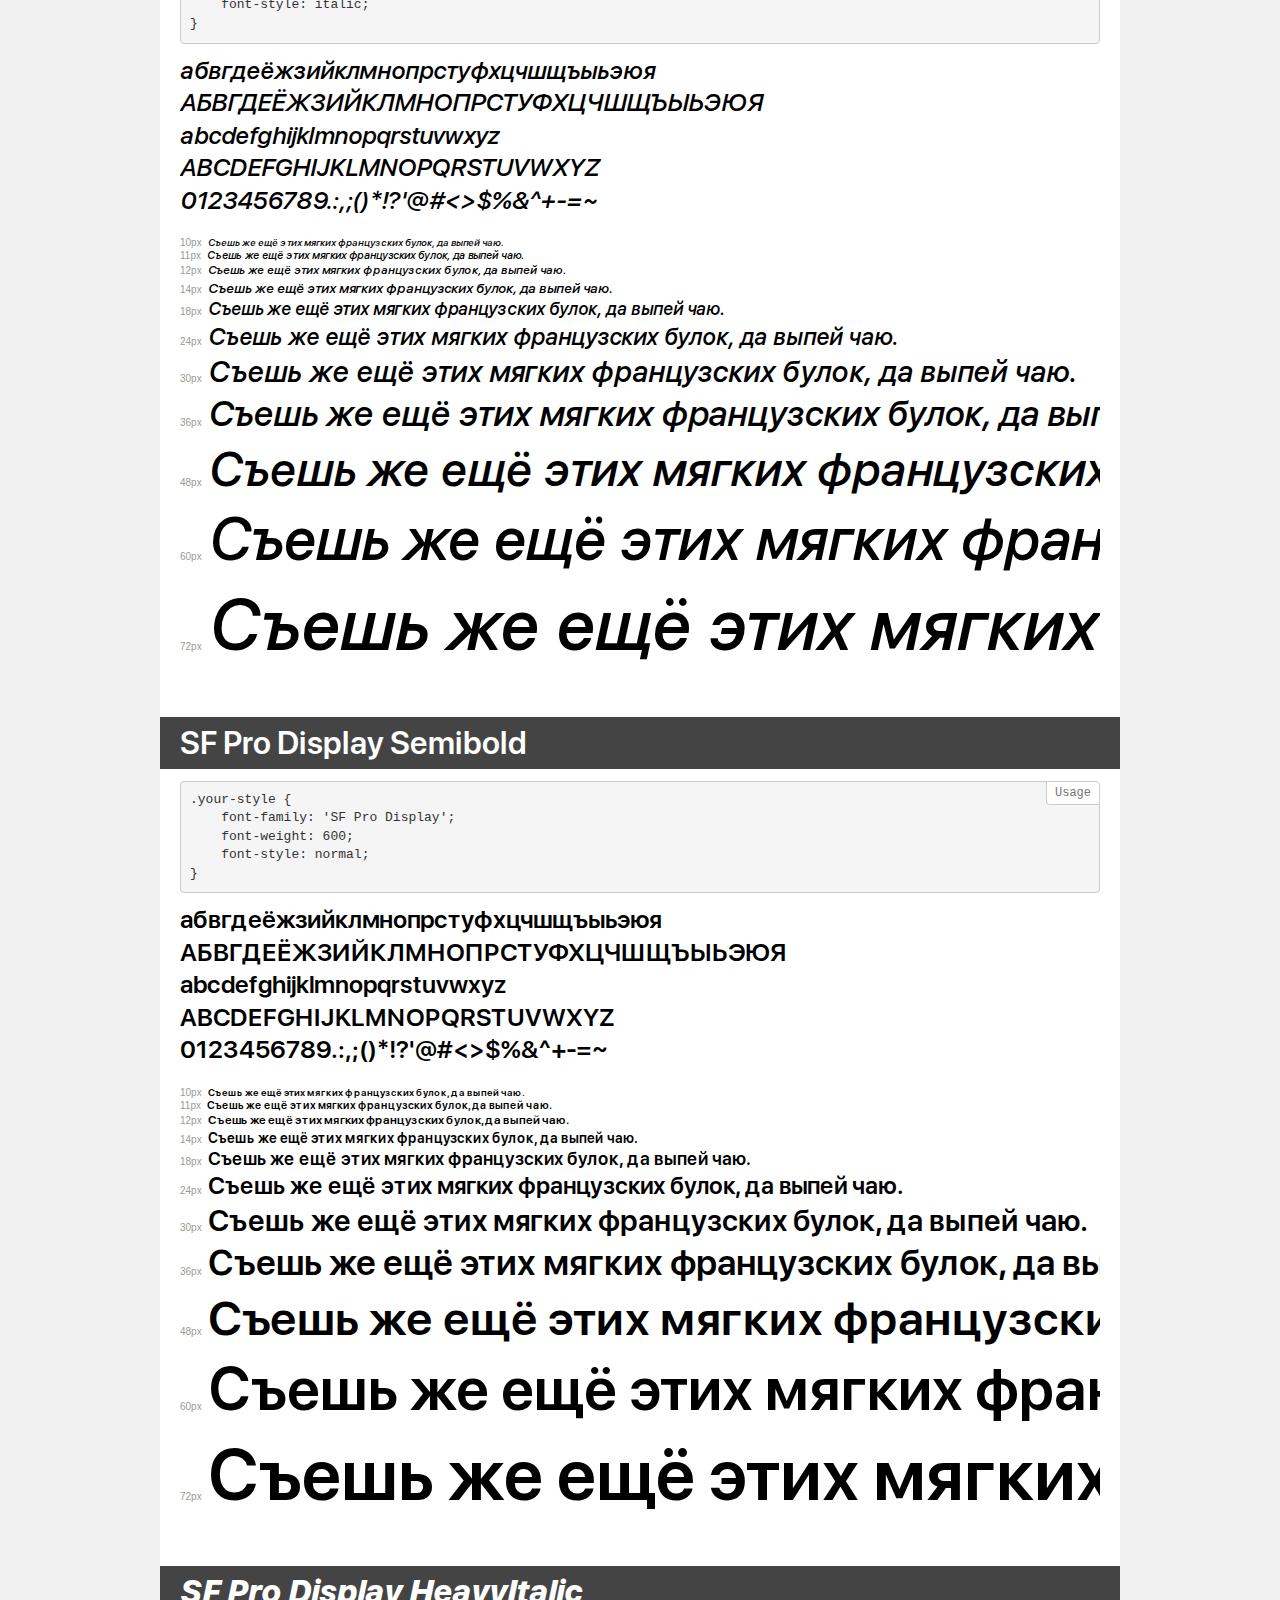
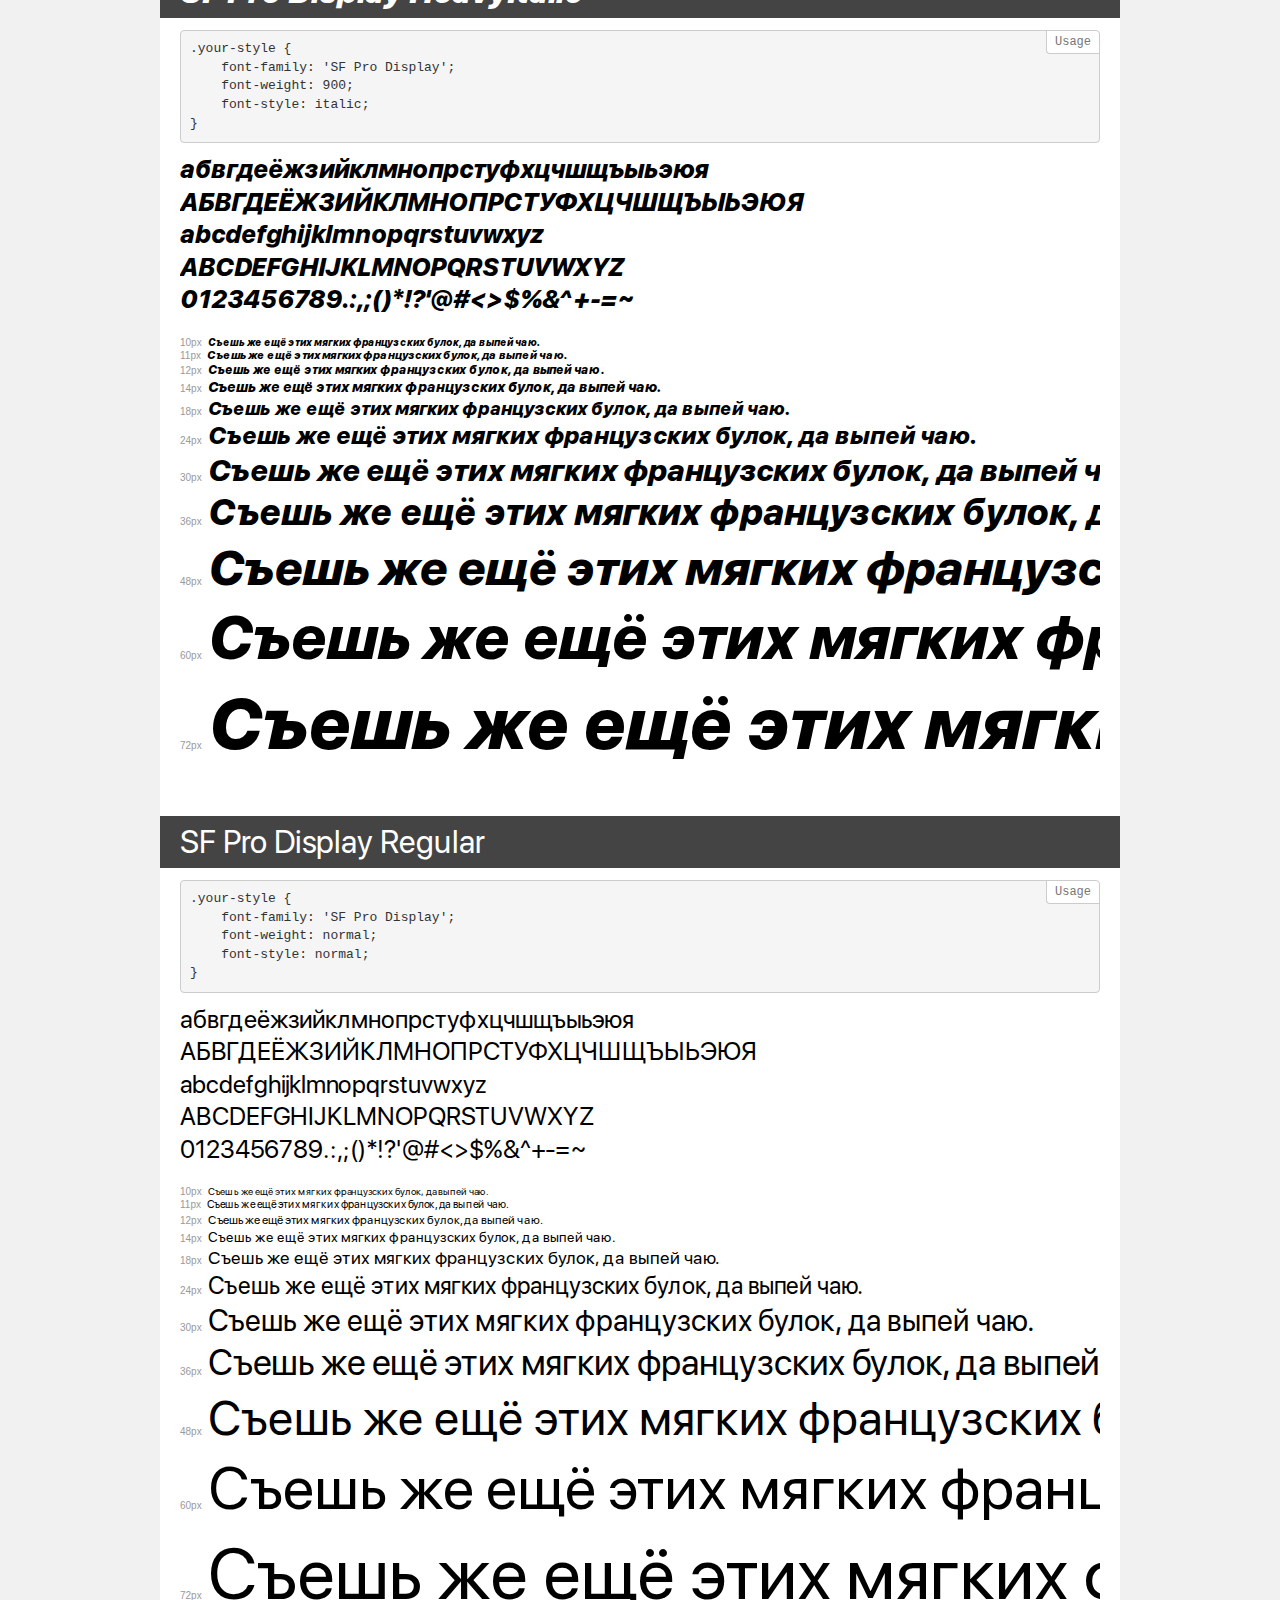
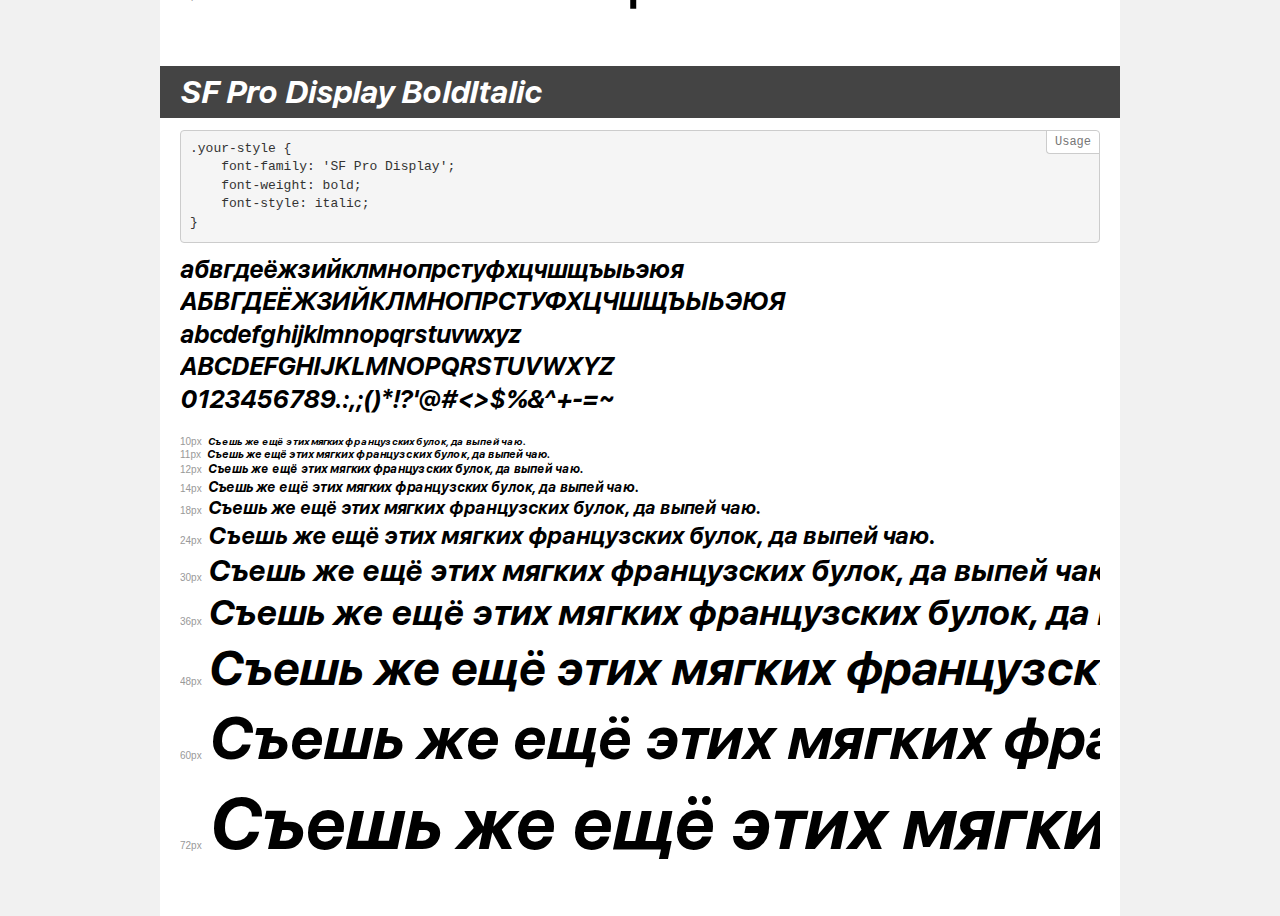
<file: css/SFPro/demo.html>
<!DOCTYPE html>
<html>
<head>
    <meta charset="utf-8">
    <meta http-equiv="X-UA-Compatible" content="IE=edge">
    <meta name="viewport" content="width=device-width, initial-scale=1">
    <meta name="robots" content="noindex, noarchive">
    <meta name="format-detection" content="telephone=no">
    <title>Transfonter demo</title>
    <link href="stylesheet.css" rel="stylesheet">
    <style>
        /*
        http://meyerweb.com/eric/tools/css/reset/
        v2.0 | 20110126
        License: none (public domain)
        */
        html, body, div, span, applet, object, iframe,
        h1, h2, h3, h4, h5, h6, p, blockquote, pre,
        a, abbr, acronym, address, big, cite, code,
        del, dfn, em, img, ins, kbd, q, s, samp,
        small, strike, strong, sub, sup, tt, var,
        b, u, i, center,
        dl, dt, dd, ol, ul, li,
        fieldset, form, label, legend,
        table, caption, tbody, tfoot, thead, tr, th, td,
        article, aside, canvas, details, embed,
        figure, figcaption, footer, header, hgroup,
        menu, nav, output, ruby, section, summary,
        time, mark, audio, video {
            margin: 0;
            padding: 0;
            border: 0;
            font-size: 100%;
            font: inherit;
            vertical-align: baseline;
        }
        /* HTML5 display-role reset for older browsers */
        article, aside, details, figcaption, figure,
        footer, header, hgroup, menu, nav, section {
            display: block;
        }
        body {
            line-height: 1;
        }
        ol, ul {
            list-style: none;
        }
        blockquote, q {
            quotes: none;
        }
        blockquote:before, blockquote:after,
        q:before, q:after {
            content: '';
            content: none;
        }
        table {
            border-collapse: collapse;
            border-spacing: 0;
        }
        /* common styles */
        body {
            background: #f1f1f1;
            color: #000;
        }
        .page {
            background: #fff;
            width: 920px;
            margin: 0 auto;
            padding: 20px 20px 0 20px;
            overflow: hidden;
        }
        .font-container {
            overflow-x: auto;
            overflow-y: hidden;
            margin-bottom: 40px;
            line-height: 1.3;
            white-space: nowrap;
            padding-bottom: 5px;
        }
        h1 {
            position: relative;
            background: #444;
            font-size: 32px;
            color: #fff;
            padding: 10px 20px;
            margin: 0 -20px 12px -20px;
        }
        .letters {
            font-size: 25px;
            margin-bottom: 20px;
        }
        .s10:before {
            content: '10px';
        }
        .s11:before {
            content: '11px';
        }
        .s12:before {
            content: '12px';
        }
        .s14:before {
            content: '14px';
        }
        .s18:before {
            content: '18px';
        }
        .s24:before {
            content: '24px';
        }
        .s30:before {
            content: '30px';
        }
        .s36:before {
            content: '36px';
        }
        .s48:before {
            content: '48px';
        }
        .s60:before {
            content: '60px';
        }
        .s72:before {
            content: '72px';
        }
        .s10:before, .s11:before, .s12:before, .s14:before,
        .s18:before, .s24:before, .s30:before, .s36:before,
        .s48:before, .s60:before, .s72:before {
            font-family: Arial, sans-serif;
            font-size: 10px;
            font-weight: normal;
            font-style: normal;
            color: #999;
            padding-right: 6px;
        }
        pre {
            display: block;
            position: relative;
            padding: 9px;
            margin: 0 0 10px;
            font-family: Monaco, Menlo, Consolas, "Courier New", monospace !important;
            font-size: 13px;
            line-height: 1.428571429;
            color: #333;
            font-weight: normal !important;
            font-style: normal !important;
            background-color: #f5f5f5;
            border: 1px solid #ccc;
            overflow-x: auto;
            border-radius: 4px;
        }
        pre:after {
            display: block;
            position: absolute;
            right: 0;
            top: 0;
            content: 'Usage';
            line-height: 1;
            padding: 5px 8px;
            font-size: 12px;
            color: #767676;
            background-color: #fff;
            border: 1px solid #ccc;
            border-right: none;
            border-top: none;
            border-radius: 0 4px 0 4px;
            z-index: 10;
        }
        /* responsive */
        @media (max-width: 959px) {
            .page {
                width: auto;
                margin: 0;
            }
        }
    </style>
</head>
<body>
<div class="page">
    <div class="demo" style="font-family: 'SF Pro Display'; font-weight: 500; font-style: normal;">
        <h1>SF Pro Display Medium</h1>
        <pre>.your-style {
    font-family: 'SF Pro Display';
    font-weight: 500;
    font-style: normal;
}</pre>
        <div class="font-container">
            <p class="letters">
                абвгдеёжзийклмнопрстуфхцчшщъыьэюя<br>
АБВГДЕЁЖЗИЙКЛМНОПРСТУФХЦЧШЩЪЫЬЭЮЯ<br>
abcdefghijklmnopqrstuvwxyz<br>
ABCDEFGHIJKLMNOPQRSTUVWXYZ<br>
                0123456789.:,;()*!?'@#<>$%&^+-=~
            </p>
            <p class="s10" style="font-size: 10px;">Съешь же ещё этих мягких французских булок, да выпей чаю.</p>
            <p class="s11" style="font-size: 11px;">Съешь же ещё этих мягких французских булок, да выпей чаю.</p>
            <p class="s12" style="font-size: 12px;">Съешь же ещё этих мягких французских булок, да выпей чаю.</p>
            <p class="s14" style="font-size: 14px;">Съешь же ещё этих мягких французских булок, да выпей чаю.</p>
            <p class="s18" style="font-size: 18px;">Съешь же ещё этих мягких французских булок, да выпей чаю.</p>
            <p class="s24" style="font-size: 24px;">Съешь же ещё этих мягких французских булок, да выпей чаю.</p>
            <p class="s30" style="font-size: 30px;">Съешь же ещё этих мягких французских булок, да выпей чаю.</p>
            <p class="s36" style="font-size: 36px;">Съешь же ещё этих мягких французских булок, да выпей чаю.</p>
            <p class="s48" style="font-size: 48px;">Съешь же ещё этих мягких французских булок, да выпей чаю.</p>
            <p class="s60" style="font-size: 60px;">Съешь же ещё этих мягких французских булок, да выпей чаю.</p>
            <p class="s72" style="font-size: 72px;">Съешь же ещё этих мягких французских булок, да выпей чаю.</p>
        </div>
    </div>
    <div class="demo" style="font-family: 'SF Pro Display'; font-weight: 900; font-style: normal;">
        <h1>SF Pro Display Heavy</h1>
        <pre>.your-style {
    font-family: 'SF Pro Display';
    font-weight: 900;
    font-style: normal;
}</pre>
        <div class="font-container">
            <p class="letters">
                абвгдеёжзийклмнопрстуфхцчшщъыьэюя<br>
АБВГДЕЁЖЗИЙКЛМНОПРСТУФХЦЧШЩЪЫЬЭЮЯ<br>
abcdefghijklmnopqrstuvwxyz<br>
ABCDEFGHIJKLMNOPQRSTUVWXYZ<br>
                0123456789.:,;()*!?'@#<>$%&^+-=~
            </p>
            <p class="s10" style="font-size: 10px;">Съешь же ещё этих мягких французских булок, да выпей чаю.</p>
            <p class="s11" style="font-size: 11px;">Съешь же ещё этих мягких французских булок, да выпей чаю.</p>
            <p class="s12" style="font-size: 12px;">Съешь же ещё этих мягких французских булок, да выпей чаю.</p>
            <p class="s14" style="font-size: 14px;">Съешь же ещё этих мягких французских булок, да выпей чаю.</p>
            <p class="s18" style="font-size: 18px;">Съешь же ещё этих мягких французских булок, да выпей чаю.</p>
            <p class="s24" style="font-size: 24px;">Съешь же ещё этих мягких французских булок, да выпей чаю.</p>
            <p class="s30" style="font-size: 30px;">Съешь же ещё этих мягких французских булок, да выпей чаю.</p>
            <p class="s36" style="font-size: 36px;">Съешь же ещё этих мягких французских булок, да выпей чаю.</p>
            <p class="s48" style="font-size: 48px;">Съешь же ещё этих мягких французских булок, да выпей чаю.</p>
            <p class="s60" style="font-size: 60px;">Съешь же ещё этих мягких французских булок, да выпей чаю.</p>
            <p class="s72" style="font-size: 72px;">Съешь же ещё этих мягких французских булок, да выпей чаю.</p>
        </div>
    </div>
    <div class="demo" style="font-family: 'SF Pro Display'; font-weight: 200; font-style: italic;">
        <h1>SF Pro Display UltralightItalic</h1>
        <pre>.your-style {
    font-family: 'SF Pro Display';
    font-weight: 200;
    font-style: italic;
}</pre>
        <div class="font-container">
            <p class="letters">
                абвгдеёжзийклмнопрстуфхцчшщъыьэюя<br>
АБВГДЕЁЖЗИЙКЛМНОПРСТУФХЦЧШЩЪЫЬЭЮЯ<br>
abcdefghijklmnopqrstuvwxyz<br>
ABCDEFGHIJKLMNOPQRSTUVWXYZ<br>
                0123456789.:,;()*!?'@#<>$%&^+-=~
            </p>
            <p class="s10" style="font-size: 10px;">Съешь же ещё этих мягких французских булок, да выпей чаю.</p>
            <p class="s11" style="font-size: 11px;">Съешь же ещё этих мягких французских булок, да выпей чаю.</p>
            <p class="s12" style="font-size: 12px;">Съешь же ещё этих мягких французских булок, да выпей чаю.</p>
            <p class="s14" style="font-size: 14px;">Съешь же ещё этих мягких французских булок, да выпей чаю.</p>
            <p class="s18" style="font-size: 18px;">Съешь же ещё этих мягких французских булок, да выпей чаю.</p>
            <p class="s24" style="font-size: 24px;">Съешь же ещё этих мягких французских булок, да выпей чаю.</p>
            <p class="s30" style="font-size: 30px;">Съешь же ещё этих мягких французских булок, да выпей чаю.</p>
            <p class="s36" style="font-size: 36px;">Съешь же ещё этих мягких французских булок, да выпей чаю.</p>
            <p class="s48" style="font-size: 48px;">Съешь же ещё этих мягких французских булок, да выпей чаю.</p>
            <p class="s60" style="font-size: 60px;">Съешь же ещё этих мягких французских булок, да выпей чаю.</p>
            <p class="s72" style="font-size: 72px;">Съешь же ещё этих мягких французских булок, да выпей чаю.</p>
        </div>
    </div>
    <div class="demo" style="font-family: 'SF Pro Display'; font-weight: normal; font-style: italic;">
        <h1>SF Pro Display Regular Italic</h1>
        <pre>.your-style {
    font-family: 'SF Pro Display';
    font-weight: normal;
    font-style: italic;
}</pre>
        <div class="font-container">
            <p class="letters">
                абвгдеёжзийклмнопрстуфхцчшщъыьэюя<br>
АБВГДЕЁЖЗИЙКЛМНОПРСТУФХЦЧШЩЪЫЬЭЮЯ<br>
abcdefghijklmnopqrstuvwxyz<br>
ABCDEFGHIJKLMNOPQRSTUVWXYZ<br>
                0123456789.:,;()*!?'@#<>$%&^+-=~
            </p>
            <p class="s10" style="font-size: 10px;">Съешь же ещё этих мягких французских булок, да выпей чаю.</p>
            <p class="s11" style="font-size: 11px;">Съешь же ещё этих мягких французских булок, да выпей чаю.</p>
            <p class="s12" style="font-size: 12px;">Съешь же ещё этих мягких французских булок, да выпей чаю.</p>
            <p class="s14" style="font-size: 14px;">Съешь же ещё этих мягких французских булок, да выпей чаю.</p>
            <p class="s18" style="font-size: 18px;">Съешь же ещё этих мягких французских булок, да выпей чаю.</p>
            <p class="s24" style="font-size: 24px;">Съешь же ещё этих мягких французских булок, да выпей чаю.</p>
            <p class="s30" style="font-size: 30px;">Съешь же ещё этих мягких французских булок, да выпей чаю.</p>
            <p class="s36" style="font-size: 36px;">Съешь же ещё этих мягких французских булок, да выпей чаю.</p>
            <p class="s48" style="font-size: 48px;">Съешь же ещё этих мягких французских булок, да выпей чаю.</p>
            <p class="s60" style="font-size: 60px;">Съешь же ещё этих мягких французских булок, да выпей чаю.</p>
            <p class="s72" style="font-size: 72px;">Съешь же ещё этих мягких французских булок, да выпей чаю.</p>
        </div>
    </div>
    <div class="demo" style="font-family: 'SF Pro Display'; font-weight: 100; font-style: normal;">
        <h1>SF Pro Display Thin</h1>
        <pre>.your-style {
    font-family: 'SF Pro Display';
    font-weight: 100;
    font-style: normal;
}</pre>
        <div class="font-container">
            <p class="letters">
                абвгдеёжзийклмнопрстуфхцчшщъыьэюя<br>
АБВГДЕЁЖЗИЙКЛМНОПРСТУФХЦЧШЩЪЫЬЭЮЯ<br>
abcdefghijklmnopqrstuvwxyz<br>
ABCDEFGHIJKLMNOPQRSTUVWXYZ<br>
                0123456789.:,;()*!?'@#<>$%&^+-=~
            </p>
            <p class="s10" style="font-size: 10px;">Съешь же ещё этих мягких французских булок, да выпей чаю.</p>
            <p class="s11" style="font-size: 11px;">Съешь же ещё этих мягких французских булок, да выпей чаю.</p>
            <p class="s12" style="font-size: 12px;">Съешь же ещё этих мягких французских булок, да выпей чаю.</p>
            <p class="s14" style="font-size: 14px;">Съешь же ещё этих мягких французских булок, да выпей чаю.</p>
            <p class="s18" style="font-size: 18px;">Съешь же ещё этих мягких французских булок, да выпей чаю.</p>
            <p class="s24" style="font-size: 24px;">Съешь же ещё этих мягких французских булок, да выпей чаю.</p>
            <p class="s30" style="font-size: 30px;">Съешь же ещё этих мягких французских булок, да выпей чаю.</p>
            <p class="s36" style="font-size: 36px;">Съешь же ещё этих мягких французских булок, да выпей чаю.</p>
            <p class="s48" style="font-size: 48px;">Съешь же ещё этих мягких французских булок, да выпей чаю.</p>
            <p class="s60" style="font-size: 60px;">Съешь же ещё этих мягких французских булок, да выпей чаю.</p>
            <p class="s72" style="font-size: 72px;">Съешь же ещё этих мягких французских булок, да выпей чаю.</p>
        </div>
    </div>
    <div class="demo" style="font-family: 'SF Pro Display'; font-weight: 200; font-style: normal;">
        <h1>SF Pro Display Light</h1>
        <pre>.your-style {
    font-family: 'SF Pro Display';
    font-weight: 200;
    font-style: normal;
}</pre>
        <div class="font-container">
            <p class="letters">
                абвгдеёжзийклмнопрстуфхцчшщъыьэюя<br>
АБВГДЕЁЖЗИЙКЛМНОПРСТУФХЦЧШЩЪЫЬЭЮЯ<br>
abcdefghijklmnopqrstuvwxyz<br>
ABCDEFGHIJKLMNOPQRSTUVWXYZ<br>
                0123456789.:,;()*!?'@#<>$%&^+-=~
            </p>
            <p class="s10" style="font-size: 10px;">Съешь же ещё этих мягких французских булок, да выпей чаю.</p>
            <p class="s11" style="font-size: 11px;">Съешь же ещё этих мягких французских булок, да выпей чаю.</p>
            <p class="s12" style="font-size: 12px;">Съешь же ещё этих мягких французских булок, да выпей чаю.</p>
            <p class="s14" style="font-size: 14px;">Съешь же ещё этих мягких французских булок, да выпей чаю.</p>
            <p class="s18" style="font-size: 18px;">Съешь же ещё этих мягких французских булок, да выпей чаю.</p>
            <p class="s24" style="font-size: 24px;">Съешь же ещё этих мягких французских булок, да выпей чаю.</p>
            <p class="s30" style="font-size: 30px;">Съешь же ещё этих мягких французских булок, да выпей чаю.</p>
            <p class="s36" style="font-size: 36px;">Съешь же ещё этих мягких французских булок, да выпей чаю.</p>
            <p class="s48" style="font-size: 48px;">Съешь же ещё этих мягких французских булок, да выпей чаю.</p>
            <p class="s60" style="font-size: 60px;">Съешь же ещё этих мягких французских булок, да выпей чаю.</p>
            <p class="s72" style="font-size: 72px;">Съешь же ещё этих мягких французских булок, да выпей чаю.</p>
        </div>
    </div>
    <div class="demo" style="font-family: 'SF Pro Display'; font-weight: 900; font-style: italic;">
        <h1>SF Pro Display Black Italic</h1>
        <pre>.your-style {
    font-family: 'SF Pro Display';
    font-weight: 900;
    font-style: italic;
}</pre>
        <div class="font-container">
            <p class="letters">
                абвгдеёжзийклмнопрстуфхцчшщъыьэюя<br>
АБВГДЕЁЖЗИЙКЛМНОПРСТУФХЦЧШЩЪЫЬЭЮЯ<br>
abcdefghijklmnopqrstuvwxyz<br>
ABCDEFGHIJKLMNOPQRSTUVWXYZ<br>
                0123456789.:,;()*!?'@#<>$%&^+-=~
            </p>
            <p class="s10" style="font-size: 10px;">Съешь же ещё этих мягких французских булок, да выпей чаю.</p>
            <p class="s11" style="font-size: 11px;">Съешь же ещё этих мягких французских булок, да выпей чаю.</p>
            <p class="s12" style="font-size: 12px;">Съешь же ещё этих мягких французских булок, да выпей чаю.</p>
            <p class="s14" style="font-size: 14px;">Съешь же ещё этих мягких французских булок, да выпей чаю.</p>
            <p class="s18" style="font-size: 18px;">Съешь же ещё этих мягких французских булок, да выпей чаю.</p>
            <p class="s24" style="font-size: 24px;">Съешь же ещё этих мягких французских булок, да выпей чаю.</p>
            <p class="s30" style="font-size: 30px;">Съешь же ещё этих мягких французских булок, да выпей чаю.</p>
            <p class="s36" style="font-size: 36px;">Съешь же ещё этих мягких французских булок, да выпей чаю.</p>
            <p class="s48" style="font-size: 48px;">Съешь же ещё этих мягких французских булок, да выпей чаю.</p>
            <p class="s60" style="font-size: 60px;">Съешь же ещё этих мягких французских булок, да выпей чаю.</p>
            <p class="s72" style="font-size: 72px;">Съешь же ещё этих мягких французских булок, да выпей чаю.</p>
        </div>
    </div>
    <div class="demo" style="font-family: 'SF Pro Display'; font-weight: bold; font-style: normal;">
        <h1>SF Pro Display Bold</h1>
        <pre>.your-style {
    font-family: 'SF Pro Display';
    font-weight: bold;
    font-style: normal;
}</pre>
        <div class="font-container">
            <p class="letters">
                абвгдеёжзийклмнопрстуфхцчшщъыьэюя<br>
АБВГДЕЁЖЗИЙКЛМНОПРСТУФХЦЧШЩЪЫЬЭЮЯ<br>
abcdefghijklmnopqrstuvwxyz<br>
ABCDEFGHIJKLMNOPQRSTUVWXYZ<br>
                0123456789.:,;()*!?'@#<>$%&^+-=~
            </p>
            <p class="s10" style="font-size: 10px;">Съешь же ещё этих мягких французских булок, да выпей чаю.</p>
            <p class="s11" style="font-size: 11px;">Съешь же ещё этих мягких французских булок, да выпей чаю.</p>
            <p class="s12" style="font-size: 12px;">Съешь же ещё этих мягких французских булок, да выпей чаю.</p>
            <p class="s14" style="font-size: 14px;">Съешь же ещё этих мягких французских булок, да выпей чаю.</p>
            <p class="s18" style="font-size: 18px;">Съешь же ещё этих мягких французских булок, да выпей чаю.</p>
            <p class="s24" style="font-size: 24px;">Съешь же ещё этих мягких французских булок, да выпей чаю.</p>
            <p class="s30" style="font-size: 30px;">Съешь же ещё этих мягких французских булок, да выпей чаю.</p>
            <p class="s36" style="font-size: 36px;">Съешь же ещё этих мягких французских булок, да выпей чаю.</p>
            <p class="s48" style="font-size: 48px;">Съешь же ещё этих мягких французских булок, да выпей чаю.</p>
            <p class="s60" style="font-size: 60px;">Съешь же ещё этих мягких французских булок, да выпей чаю.</p>
            <p class="s72" style="font-size: 72px;">Съешь же ещё этих мягких французских булок, да выпей чаю.</p>
        </div>
    </div>
    <div class="demo" style="font-family: 'SF Pro Display'; font-weight: 900; font-style: normal;">
        <h1>SF Pro Display Black</h1>
        <pre>.your-style {
    font-family: 'SF Pro Display';
    font-weight: 900;
    font-style: normal;
}</pre>
        <div class="font-container">
            <p class="letters">
                абвгдеёжзийклмнопрстуфхцчшщъыьэюя<br>
АБВГДЕЁЖЗИЙКЛМНОПРСТУФХЦЧШЩЪЫЬЭЮЯ<br>
abcdefghijklmnopqrstuvwxyz<br>
ABCDEFGHIJKLMNOPQRSTUVWXYZ<br>
                0123456789.:,;()*!?'@#<>$%&^+-=~
            </p>
            <p class="s10" style="font-size: 10px;">Съешь же ещё этих мягких французских булок, да выпей чаю.</p>
            <p class="s11" style="font-size: 11px;">Съешь же ещё этих мягких французских булок, да выпей чаю.</p>
            <p class="s12" style="font-size: 12px;">Съешь же ещё этих мягких французских булок, да выпей чаю.</p>
            <p class="s14" style="font-size: 14px;">Съешь же ещё этих мягких французских булок, да выпей чаю.</p>
            <p class="s18" style="font-size: 18px;">Съешь же ещё этих мягких французских булок, да выпей чаю.</p>
            <p class="s24" style="font-size: 24px;">Съешь же ещё этих мягких французских булок, да выпей чаю.</p>
            <p class="s30" style="font-size: 30px;">Съешь же ещё этих мягких французских булок, да выпей чаю.</p>
            <p class="s36" style="font-size: 36px;">Съешь же ещё этих мягких французских булок, да выпей чаю.</p>
            <p class="s48" style="font-size: 48px;">Съешь же ещё этих мягких французских булок, да выпей чаю.</p>
            <p class="s60" style="font-size: 60px;">Съешь же ещё этих мягких французских булок, да выпей чаю.</p>
            <p class="s72" style="font-size: 72px;">Съешь же ещё этих мягких французских булок, да выпей чаю.</p>
        </div>
    </div>
    <div class="demo" style="font-family: 'SF Pro Display'; font-weight: 600; font-style: italic;">
        <h1>SF Pro Display SemiboldItalic</h1>
        <pre>.your-style {
    font-family: 'SF Pro Display';
    font-weight: 600;
    font-style: italic;
}</pre>
        <div class="font-container">
            <p class="letters">
                абвгдеёжзийклмнопрстуфхцчшщъыьэюя<br>
АБВГДЕЁЖЗИЙКЛМНОПРСТУФХЦЧШЩЪЫЬЭЮЯ<br>
abcdefghijklmnopqrstuvwxyz<br>
ABCDEFGHIJKLMNOPQRSTUVWXYZ<br>
                0123456789.:,;()*!?'@#<>$%&^+-=~
            </p>
            <p class="s10" style="font-size: 10px;">Съешь же ещё этих мягких французских булок, да выпей чаю.</p>
            <p class="s11" style="font-size: 11px;">Съешь же ещё этих мягких французских булок, да выпей чаю.</p>
            <p class="s12" style="font-size: 12px;">Съешь же ещё этих мягких французских булок, да выпей чаю.</p>
            <p class="s14" style="font-size: 14px;">Съешь же ещё этих мягких французских булок, да выпей чаю.</p>
            <p class="s18" style="font-size: 18px;">Съешь же ещё этих мягких французских булок, да выпей чаю.</p>
            <p class="s24" style="font-size: 24px;">Съешь же ещё этих мягких французских булок, да выпей чаю.</p>
            <p class="s30" style="font-size: 30px;">Съешь же ещё этих мягких французских булок, да выпей чаю.</p>
            <p class="s36" style="font-size: 36px;">Съешь же ещё этих мягких французских булок, да выпей чаю.</p>
            <p class="s48" style="font-size: 48px;">Съешь же ещё этих мягких французских булок, да выпей чаю.</p>
            <p class="s60" style="font-size: 60px;">Съешь же ещё этих мягких французских булок, да выпей чаю.</p>
            <p class="s72" style="font-size: 72px;">Съешь же ещё этих мягких французских булок, да выпей чаю.</p>
        </div>
    </div>
    <div class="demo" style="font-family: 'SF Pro Display'; font-weight: 200; font-style: normal;">
        <h1>SF Pro Display Ultralight</h1>
        <pre>.your-style {
    font-family: 'SF Pro Display';
    font-weight: 200;
    font-style: normal;
}</pre>
        <div class="font-container">
            <p class="letters">
                абвгдеёжзийклмнопрстуфхцчшщъыьэюя<br>
АБВГДЕЁЖЗИЙКЛМНОПРСТУФХЦЧШЩЪЫЬЭЮЯ<br>
abcdefghijklmnopqrstuvwxyz<br>
ABCDEFGHIJKLMNOPQRSTUVWXYZ<br>
                0123456789.:,;()*!?'@#<>$%&^+-=~
            </p>
            <p class="s10" style="font-size: 10px;">Съешь же ещё этих мягких французских булок, да выпей чаю.</p>
            <p class="s11" style="font-size: 11px;">Съешь же ещё этих мягких французских булок, да выпей чаю.</p>
            <p class="s12" style="font-size: 12px;">Съешь же ещё этих мягких французских булок, да выпей чаю.</p>
            <p class="s14" style="font-size: 14px;">Съешь же ещё этих мягких французских булок, да выпей чаю.</p>
            <p class="s18" style="font-size: 18px;">Съешь же ещё этих мягких французских булок, да выпей чаю.</p>
            <p class="s24" style="font-size: 24px;">Съешь же ещё этих мягких французских булок, да выпей чаю.</p>
            <p class="s30" style="font-size: 30px;">Съешь же ещё этих мягких французских булок, да выпей чаю.</p>
            <p class="s36" style="font-size: 36px;">Съешь же ещё этих мягких французских булок, да выпей чаю.</p>
            <p class="s48" style="font-size: 48px;">Съешь же ещё этих мягких французских булок, да выпей чаю.</p>
            <p class="s60" style="font-size: 60px;">Съешь же ещё этих мягких французских булок, да выпей чаю.</p>
            <p class="s72" style="font-size: 72px;">Съешь же ещё этих мягких французских булок, да выпей чаю.</p>
        </div>
    </div>
    <div class="demo" style="font-family: 'SF Pro Display'; font-weight: 200; font-style: italic;">
        <h1>SF Pro Display LightItalic</h1>
        <pre>.your-style {
    font-family: 'SF Pro Display';
    font-weight: 200;
    font-style: italic;
}</pre>
        <div class="font-container">
            <p class="letters">
                абвгдеёжзийклмнопрстуфхцчшщъыьэюя<br>
АБВГДЕЁЖЗИЙКЛМНОПРСТУФХЦЧШЩЪЫЬЭЮЯ<br>
abcdefghijklmnopqrstuvwxyz<br>
ABCDEFGHIJKLMNOPQRSTUVWXYZ<br>
                0123456789.:,;()*!?'@#<>$%&^+-=~
            </p>
            <p class="s10" style="font-size: 10px;">Съешь же ещё этих мягких французских булок, да выпей чаю.</p>
            <p class="s11" style="font-size: 11px;">Съешь же ещё этих мягких французских булок, да выпей чаю.</p>
            <p class="s12" style="font-size: 12px;">Съешь же ещё этих мягких французских булок, да выпей чаю.</p>
            <p class="s14" style="font-size: 14px;">Съешь же ещё этих мягких французских булок, да выпей чаю.</p>
            <p class="s18" style="font-size: 18px;">Съешь же ещё этих мягких французских булок, да выпей чаю.</p>
            <p class="s24" style="font-size: 24px;">Съешь же ещё этих мягких французских булок, да выпей чаю.</p>
            <p class="s30" style="font-size: 30px;">Съешь же ещё этих мягких французских булок, да выпей чаю.</p>
            <p class="s36" style="font-size: 36px;">Съешь же ещё этих мягких французских булок, да выпей чаю.</p>
            <p class="s48" style="font-size: 48px;">Съешь же ещё этих мягких французских булок, да выпей чаю.</p>
            <p class="s60" style="font-size: 60px;">Съешь же ещё этих мягких французских булок, да выпей чаю.</p>
            <p class="s72" style="font-size: 72px;">Съешь же ещё этих мягких французских булок, да выпей чаю.</p>
        </div>
    </div>
    <div class="demo" style="font-family: 'SF Pro Display'; font-weight: 100; font-style: italic;">
        <h1>SF Pro Display ThinItalic</h1>
        <pre>.your-style {
    font-family: 'SF Pro Display';
    font-weight: 100;
    font-style: italic;
}</pre>
        <div class="font-container">
            <p class="letters">
                абвгдеёжзийклмнопрстуфхцчшщъыьэюя<br>
АБВГДЕЁЖЗИЙКЛМНОПРСТУФХЦЧШЩЪЫЬЭЮЯ<br>
abcdefghijklmnopqrstuvwxyz<br>
ABCDEFGHIJKLMNOPQRSTUVWXYZ<br>
                0123456789.:,;()*!?'@#<>$%&^+-=~
            </p>
            <p class="s10" style="font-size: 10px;">Съешь же ещё этих мягких французских булок, да выпей чаю.</p>
            <p class="s11" style="font-size: 11px;">Съешь же ещё этих мягких французских булок, да выпей чаю.</p>
            <p class="s12" style="font-size: 12px;">Съешь же ещё этих мягких французских булок, да выпей чаю.</p>
            <p class="s14" style="font-size: 14px;">Съешь же ещё этих мягких французских булок, да выпей чаю.</p>
            <p class="s18" style="font-size: 18px;">Съешь же ещё этих мягких французских булок, да выпей чаю.</p>
            <p class="s24" style="font-size: 24px;">Съешь же ещё этих мягких французских булок, да выпей чаю.</p>
            <p class="s30" style="font-size: 30px;">Съешь же ещё этих мягких французских булок, да выпей чаю.</p>
            <p class="s36" style="font-size: 36px;">Съешь же ещё этих мягких французских булок, да выпей чаю.</p>
            <p class="s48" style="font-size: 48px;">Съешь же ещё этих мягких французских булок, да выпей чаю.</p>
            <p class="s60" style="font-size: 60px;">Съешь же ещё этих мягких французских булок, да выпей чаю.</p>
            <p class="s72" style="font-size: 72px;">Съешь же ещё этих мягких французских булок, да выпей чаю.</p>
        </div>
    </div>
    <div class="demo" style="font-family: 'SF Pro Display'; font-weight: 500; font-style: italic;">
        <h1>SF Pro Display MediumItalic</h1>
        <pre>.your-style {
    font-family: 'SF Pro Display';
    font-weight: 500;
    font-style: italic;
}</pre>
        <div class="font-container">
            <p class="letters">
                абвгдеёжзийклмнопрстуфхцчшщъыьэюя<br>
АБВГДЕЁЖЗИЙКЛМНОПРСТУФХЦЧШЩЪЫЬЭЮЯ<br>
abcdefghijklmnopqrstuvwxyz<br>
ABCDEFGHIJKLMNOPQRSTUVWXYZ<br>
                0123456789.:,;()*!?'@#<>$%&^+-=~
            </p>
            <p class="s10" style="font-size: 10px;">Съешь же ещё этих мягких французских булок, да выпей чаю.</p>
            <p class="s11" style="font-size: 11px;">Съешь же ещё этих мягких французских булок, да выпей чаю.</p>
            <p class="s12" style="font-size: 12px;">Съешь же ещё этих мягких французских булок, да выпей чаю.</p>
            <p class="s14" style="font-size: 14px;">Съешь же ещё этих мягких французских булок, да выпей чаю.</p>
            <p class="s18" style="font-size: 18px;">Съешь же ещё этих мягких французских булок, да выпей чаю.</p>
            <p class="s24" style="font-size: 24px;">Съешь же ещё этих мягких французских булок, да выпей чаю.</p>
            <p class="s30" style="font-size: 30px;">Съешь же ещё этих мягких французских булок, да выпей чаю.</p>
            <p class="s36" style="font-size: 36px;">Съешь же ещё этих мягких французских булок, да выпей чаю.</p>
            <p class="s48" style="font-size: 48px;">Съешь же ещё этих мягких французских булок, да выпей чаю.</p>
            <p class="s60" style="font-size: 60px;">Съешь же ещё этих мягких французских булок, да выпей чаю.</p>
            <p class="s72" style="font-size: 72px;">Съешь же ещё этих мягких французских булок, да выпей чаю.</p>
        </div>
    </div>
    <div class="demo" style="font-family: 'SF Pro Display'; font-weight: 600; font-style: normal;">
        <h1>SF Pro Display Semibold</h1>
        <pre>.your-style {
    font-family: 'SF Pro Display';
    font-weight: 600;
    font-style: normal;
}</pre>
        <div class="font-container">
            <p class="letters">
                абвгдеёжзийклмнопрстуфхцчшщъыьэюя<br>
АБВГДЕЁЖЗИЙКЛМНОПРСТУФХЦЧШЩЪЫЬЭЮЯ<br>
abcdefghijklmnopqrstuvwxyz<br>
ABCDEFGHIJKLMNOPQRSTUVWXYZ<br>
                0123456789.:,;()*!?'@#<>$%&^+-=~
            </p>
            <p class="s10" style="font-size: 10px;">Съешь же ещё этих мягких французских булок, да выпей чаю.</p>
            <p class="s11" style="font-size: 11px;">Съешь же ещё этих мягких французских булок, да выпей чаю.</p>
            <p class="s12" style="font-size: 12px;">Съешь же ещё этих мягких французских булок, да выпей чаю.</p>
            <p class="s14" style="font-size: 14px;">Съешь же ещё этих мягких французских булок, да выпей чаю.</p>
            <p class="s18" style="font-size: 18px;">Съешь же ещё этих мягких французских булок, да выпей чаю.</p>
            <p class="s24" style="font-size: 24px;">Съешь же ещё этих мягких французских булок, да выпей чаю.</p>
            <p class="s30" style="font-size: 30px;">Съешь же ещё этих мягких французских булок, да выпей чаю.</p>
            <p class="s36" style="font-size: 36px;">Съешь же ещё этих мягких французских булок, да выпей чаю.</p>
            <p class="s48" style="font-size: 48px;">Съешь же ещё этих мягких французских булок, да выпей чаю.</p>
            <p class="s60" style="font-size: 60px;">Съешь же ещё этих мягких французских булок, да выпей чаю.</p>
            <p class="s72" style="font-size: 72px;">Съешь же ещё этих мягких французских булок, да выпей чаю.</p>
        </div>
    </div>
    <div class="demo" style="font-family: 'SF Pro Display'; font-weight: 900; font-style: italic;">
        <h1>SF Pro Display HeavyItalic</h1>
        <pre>.your-style {
    font-family: 'SF Pro Display';
    font-weight: 900;
    font-style: italic;
}</pre>
        <div class="font-container">
            <p class="letters">
                абвгдеёжзийклмнопрстуфхцчшщъыьэюя<br>
АБВГДЕЁЖЗИЙКЛМНОПРСТУФХЦЧШЩЪЫЬЭЮЯ<br>
abcdefghijklmnopqrstuvwxyz<br>
ABCDEFGHIJKLMNOPQRSTUVWXYZ<br>
                0123456789.:,;()*!?'@#<>$%&^+-=~
            </p>
            <p class="s10" style="font-size: 10px;">Съешь же ещё этих мягких французских булок, да выпей чаю.</p>
            <p class="s11" style="font-size: 11px;">Съешь же ещё этих мягких французских булок, да выпей чаю.</p>
            <p class="s12" style="font-size: 12px;">Съешь же ещё этих мягких французских булок, да выпей чаю.</p>
            <p class="s14" style="font-size: 14px;">Съешь же ещё этих мягких французских булок, да выпей чаю.</p>
            <p class="s18" style="font-size: 18px;">Съешь же ещё этих мягких французских булок, да выпей чаю.</p>
            <p class="s24" style="font-size: 24px;">Съешь же ещё этих мягких французских булок, да выпей чаю.</p>
            <p class="s30" style="font-size: 30px;">Съешь же ещё этих мягких французских булок, да выпей чаю.</p>
            <p class="s36" style="font-size: 36px;">Съешь же ещё этих мягких французских булок, да выпей чаю.</p>
            <p class="s48" style="font-size: 48px;">Съешь же ещё этих мягких французских булок, да выпей чаю.</p>
            <p class="s60" style="font-size: 60px;">Съешь же ещё этих мягких французских булок, да выпей чаю.</p>
            <p class="s72" style="font-size: 72px;">Съешь же ещё этих мягких французских булок, да выпей чаю.</p>
        </div>
    </div>
    <div class="demo" style="font-family: 'SF Pro Display'; font-weight: normal; font-style: normal;">
        <h1>SF Pro Display Regular</h1>
        <pre>.your-style {
    font-family: 'SF Pro Display';
    font-weight: normal;
    font-style: normal;
}</pre>
        <div class="font-container">
            <p class="letters">
                абвгдеёжзийклмнопрстуфхцчшщъыьэюя<br>
АБВГДЕЁЖЗИЙКЛМНОПРСТУФХЦЧШЩЪЫЬЭЮЯ<br>
abcdefghijklmnopqrstuvwxyz<br>
ABCDEFGHIJKLMNOPQRSTUVWXYZ<br>
                0123456789.:,;()*!?'@#<>$%&^+-=~
            </p>
            <p class="s10" style="font-size: 10px;">Съешь же ещё этих мягких французских булок, да выпей чаю.</p>
            <p class="s11" style="font-size: 11px;">Съешь же ещё этих мягких французских булок, да выпей чаю.</p>
            <p class="s12" style="font-size: 12px;">Съешь же ещё этих мягких французских булок, да выпей чаю.</p>
            <p class="s14" style="font-size: 14px;">Съешь же ещё этих мягких французских булок, да выпей чаю.</p>
            <p class="s18" style="font-size: 18px;">Съешь же ещё этих мягких французских булок, да выпей чаю.</p>
            <p class="s24" style="font-size: 24px;">Съешь же ещё этих мягких французских булок, да выпей чаю.</p>
            <p class="s30" style="font-size: 30px;">Съешь же ещё этих мягких французских булок, да выпей чаю.</p>
            <p class="s36" style="font-size: 36px;">Съешь же ещё этих мягких французских булок, да выпей чаю.</p>
            <p class="s48" style="font-size: 48px;">Съешь же ещё этих мягких французских булок, да выпей чаю.</p>
            <p class="s60" style="font-size: 60px;">Съешь же ещё этих мягких французских булок, да выпей чаю.</p>
            <p class="s72" style="font-size: 72px;">Съешь же ещё этих мягких французских булок, да выпей чаю.</p>
        </div>
    </div>
    <div class="demo" style="font-family: 'SF Pro Display'; font-weight: bold; font-style: italic;">
        <h1>SF Pro Display BoldItalic</h1>
        <pre>.your-style {
    font-family: 'SF Pro Display';
    font-weight: bold;
    font-style: italic;
}</pre>
        <div class="font-container">
            <p class="letters">
                абвгдеёжзийклмнопрстуфхцчшщъыьэюя<br>
АБВГДЕЁЖЗИЙКЛМНОПРСТУФХЦЧШЩЪЫЬЭЮЯ<br>
abcdefghijklmnopqrstuvwxyz<br>
ABCDEFGHIJKLMNOPQRSTUVWXYZ<br>
                0123456789.:,;()*!?'@#<>$%&^+-=~
            </p>
            <p class="s10" style="font-size: 10px;">Съешь же ещё этих мягких французских булок, да выпей чаю.</p>
            <p class="s11" style="font-size: 11px;">Съешь же ещё этих мягких французских булок, да выпей чаю.</p>
            <p class="s12" style="font-size: 12px;">Съешь же ещё этих мягких французских булок, да выпей чаю.</p>
            <p class="s14" style="font-size: 14px;">Съешь же ещё этих мягких французских булок, да выпей чаю.</p>
            <p class="s18" style="font-size: 18px;">Съешь же ещё этих мягких французских булок, да выпей чаю.</p>
            <p class="s24" style="font-size: 24px;">Съешь же ещё этих мягких французских булок, да выпей чаю.</p>
            <p class="s30" style="font-size: 30px;">Съешь же ещё этих мягких французских булок, да выпей чаю.</p>
            <p class="s36" style="font-size: 36px;">Съешь же ещё этих мягких французских булок, да выпей чаю.</p>
            <p class="s48" style="font-size: 48px;">Съешь же ещё этих мягких французских булок, да выпей чаю.</p>
            <p class="s60" style="font-size: 60px;">Съешь же ещё этих мягких французских булок, да выпей чаю.</p>
            <p class="s72" style="font-size: 72px;">Съешь же ещё этих мягких французских булок, да выпей чаю.</p>
        </div>
    </div>
</div>
</body>
</html>
</file>
<file: css/SFPro/stylesheet.css>
@font-face {
    font-family: 'SF Pro Display';
    src: url('SFProDisplay-Medium.eot');
    src: local('SF Pro Display Medium'), local('SFProDisplay-Medium'),
        url('SFProDisplay-Medium.eot?#iefix') format('embedded-opentype'),
        url('SFProDisplay-Medium.woff2') format('woff2'),
        url('SFProDisplay-Medium.woff') format('woff'),
        url('SFProDisplay-Medium.ttf') format('truetype');
    font-weight: 500;
    font-style: normal;
}

@font-face {
    font-family: 'SF Pro Display';
    src: url('SFProDisplay-Heavy.eot');
    src: local('SF Pro Display Heavy'), local('SFProDisplay-Heavy'),
        url('SFProDisplay-Heavy.eot?#iefix') format('embedded-opentype'),
        url('SFProDisplay-Heavy.woff2') format('woff2'),
        url('SFProDisplay-Heavy.woff') format('woff'),
        url('SFProDisplay-Heavy.ttf') format('truetype');
    font-weight: 900;
    font-style: normal;
}

@font-face {
    font-family: 'SF Pro Display';
    src: url('SFProDisplay-UltralightItalic.eot');
    src: local('SF Pro Display UltralightItalic'), local('SFProDisplay-UltralightItalic'),
        url('SFProDisplay-UltralightItalic.eot?#iefix') format('embedded-opentype'),
        url('SFProDisplay-UltralightItalic.woff2') format('woff2'),
        url('SFProDisplay-UltralightItalic.woff') format('woff'),
        url('SFProDisplay-UltralightItalic.ttf') format('truetype');
    font-weight: 200;
    font-style: italic;
}

@font-face {
    font-family: 'SF Pro Display';
    src: url('SFProDisplay-RegularItalic.eot');
    src: local('SF Pro Display Regular Italic'), local('SFProDisplay-RegularItalic'),
        url('SFProDisplay-RegularItalic.eot?#iefix') format('embedded-opentype'),
        url('SFProDisplay-RegularItalic.woff2') format('woff2'),
        url('SFProDisplay-RegularItalic.woff') format('woff'),
        url('SFProDisplay-RegularItalic.ttf') format('truetype');
    font-weight: normal;
    font-style: italic;
}

@font-face {
    font-family: 'SF Pro Display';
    src: url('SFProDisplay-Thin.eot');
    src: local('SF Pro Display Thin'), local('SFProDisplay-Thin'),
        url('SFProDisplay-Thin.eot?#iefix') format('embedded-opentype'),
        url('SFProDisplay-Thin.woff2') format('woff2'),
        url('SFProDisplay-Thin.woff') format('woff'),
        url('SFProDisplay-Thin.ttf') format('truetype');
    font-weight: 100;
    font-style: normal;
}

@font-face {
    font-family: 'SF Pro Display';
    src: url('SFProDisplay-Light.eot');
    src: local('SF Pro Display Light'), local('SFProDisplay-Light'),
        url('SFProDisplay-Light.eot?#iefix') format('embedded-opentype'),
        url('SFProDisplay-Light.woff2') format('woff2'),
        url('SFProDisplay-Light.woff') format('woff'),
        url('SFProDisplay-Light.ttf') format('truetype');
    font-weight: 200;
    font-style: normal;
}

@font-face {
    font-family: 'SF Pro Display';
    src: url('SFProDisplay-BlackItalic.eot');
    src: local('SF Pro Display Black Italic'), local('SFProDisplay-BlackItalic'),
        url('SFProDisplay-BlackItalic.eot?#iefix') format('embedded-opentype'),
        url('SFProDisplay-BlackItalic.woff2') format('woff2'),
        url('SFProDisplay-BlackItalic.woff') format('woff'),
        url('SFProDisplay-BlackItalic.ttf') format('truetype');
    font-weight: 900;
    font-style: italic;
}

@font-face {
    font-family: 'SF Pro Display';
    src: url('SFProDisplay-Bold.eot');
    src: local('SF Pro Display Bold'), local('SFProDisplay-Bold'),
        url('SFProDisplay-Bold.eot?#iefix') format('embedded-opentype'),
        url('SFProDisplay-Bold.woff2') format('woff2'),
        url('SFProDisplay-Bold.woff') format('woff'),
        url('SFProDisplay-Bold.ttf') format('truetype');
    font-weight: bold;
    font-style: normal;
}

@font-face {
    font-family: 'SF Pro Display';
    src: url('SFProDisplay-Black.eot');
    src: local('SF Pro Display Black'), local('SFProDisplay-Black'),
        url('SFProDisplay-Black.eot?#iefix') format('embedded-opentype'),
        url('SFProDisplay-Black.woff2') format('woff2'),
        url('SFProDisplay-Black.woff') format('woff'),
        url('SFProDisplay-Black.ttf') format('truetype');
    font-weight: 900;
    font-style: normal;
}

@font-face {
    font-family: 'SF Pro Display';
    src: url('SFProDisplay-SemiboldItalic.eot');
    src: local('SF Pro Display SemiboldItalic'), local('SFProDisplay-SemiboldItalic'),
        url('SFProDisplay-SemiboldItalic.eot?#iefix') format('embedded-opentype'),
        url('SFProDisplay-SemiboldItalic.woff2') format('woff2'),
        url('SFProDisplay-SemiboldItalic.woff') format('woff'),
        url('SFProDisplay-SemiboldItalic.ttf') format('truetype');
    font-weight: 600;
    font-style: italic;
}

@font-face {
    font-family: 'SF Pro Display';
    src: url('SFProDisplay-Ultralight.eot');
    src: local('SF Pro Display Ultralight'), local('SFProDisplay-Ultralight'),
        url('SFProDisplay-Ultralight.eot?#iefix') format('embedded-opentype'),
        url('SFProDisplay-Ultralight.woff2') format('woff2'),
        url('SFProDisplay-Ultralight.woff') format('woff'),
        url('SFProDisplay-Ultralight.ttf') format('truetype');
    font-weight: 200;
    font-style: normal;
}

@font-face {
    font-family: 'SF Pro Display';
    src: url('SFProDisplay-LightItalic.eot');
    src: local('SF Pro Display LightItalic'), local('SFProDisplay-LightItalic'),
        url('SFProDisplay-LightItalic.eot?#iefix') format('embedded-opentype'),
        url('SFProDisplay-LightItalic.woff2') format('woff2'),
        url('SFProDisplay-LightItalic.woff') format('woff'),
        url('SFProDisplay-LightItalic.ttf') format('truetype');
    font-weight: 200;
    font-style: italic;
}

@font-face {
    font-family: 'SF Pro Display';
    src: url('SFProDisplay-ThinItalic.eot');
    src: local('SF Pro Display ThinItalic'), local('SFProDisplay-ThinItalic'),
        url('SFProDisplay-ThinItalic.eot?#iefix') format('embedded-opentype'),
        url('SFProDisplay-ThinItalic.woff2') format('woff2'),
        url('SFProDisplay-ThinItalic.woff') format('woff'),
        url('SFProDisplay-ThinItalic.ttf') format('truetype');
    font-weight: 100;
    font-style: italic;
}

@font-face {
    font-family: 'SF Pro Display';
    src: url('SFProDisplay-MediumItalic.eot');
    src: local('SF Pro Display MediumItalic'), local('SFProDisplay-MediumItalic'),
        url('SFProDisplay-MediumItalic.eot?#iefix') format('embedded-opentype'),
        url('SFProDisplay-MediumItalic.woff2') format('woff2'),
        url('SFProDisplay-MediumItalic.woff') format('woff'),
        url('SFProDisplay-MediumItalic.ttf') format('truetype');
    font-weight: 500;
    font-style: italic;
}

@font-face {
    font-family: 'SF Pro Display';
    src: url('SFProDisplay-Semibold.eot');
    src: local('SF Pro Display Semibold'), local('SFProDisplay-Semibold'),
        url('SFProDisplay-Semibold.eot?#iefix') format('embedded-opentype'),
        url('SFProDisplay-Semibold.woff2') format('woff2'),
        url('SFProDisplay-Semibold.woff') format('woff'),
        url('SFProDisplay-Semibold.ttf') format('truetype');
    font-weight: 600;
    font-style: normal;
}

@font-face {
    font-family: 'SF Pro Display';
    src: url('SFProDisplay-HeavyItalic.eot');
    src: local('SF Pro Display HeavyItalic'), local('SFProDisplay-HeavyItalic'),
        url('SFProDisplay-HeavyItalic.eot?#iefix') format('embedded-opentype'),
        url('SFProDisplay-HeavyItalic.woff2') format('woff2'),
        url('SFProDisplay-HeavyItalic.woff') format('woff'),
        url('SFProDisplay-HeavyItalic.ttf') format('truetype');
    font-weight: 900;
    font-style: italic;
}

@font-face {
    font-family: 'SF Pro Display';
    src: url('SFProDisplay-Regular.eot');
    src: local('SF Pro Display Regular'), local('SFProDisplay-Regular'),
        url('SFProDisplay-Regular.eot?#iefix') format('embedded-opentype'),
        url('SFProDisplay-Regular.woff2') format('woff2'),
        url('SFProDisplay-Regular.woff') format('woff'),
        url('SFProDisplay-Regular.ttf') format('truetype');
    font-weight: normal;
    font-style: normal;
}

@font-face {
    font-family: 'SF Pro Display';
    src: url('SFProDisplay-BoldItalic.eot');
    src: local('SF Pro Display BoldItalic'), local('SFProDisplay-BoldItalic'),
        url('SFProDisplay-BoldItalic.eot?#iefix') format('embedded-opentype'),
        url('SFProDisplay-BoldItalic.woff2') format('woff2'),
        url('SFProDisplay-BoldItalic.woff') format('woff'),
        url('SFProDisplay-BoldItalic.ttf') format('truetype');
    font-weight: bold;
    font-style: italic;
}
</file>
<file: css/style.css>
* {
    margin: 0;
    padding: 0;
    font-family: 'SF Pro Display';
}
.container {
    /* border: 1px solid red; */
    max-width: 1200px;
    margin: auto;
}

/* Header */

.header {
    display: flex;
    align-items: center;
    justify-content: space-between;
    margin-top: 4%;
    margin-bottom: 4%;
}

.header-logo {
    height: 36px;
    width: 100px;
}

.input {
    border: 2px solid #D9D9D9;
    border-radius: 3px;
    padding: 7px 10px;
    padding-left: 33px;
    font-size: 16px;
    line-height: 24px;
}

.search-input {
    flex: 0.75;
    background-image: url('/img/house.svg');
    background-repeat: no-repeat;
    background-position: left 10px center;
}

.buttons {
    display: flex;
    justify-content: center;
}

.button {
    display: flex;
    align-items: center;
    justify-content: center;
    height: 42px;
    border-radius: 2px;
    border: 2px solid #D9D9D9;
    background: white;
    color: #595959;
    font-size: 16px;
    line-height: 24px;
    padding: 8px 12px;
    margin-left: 8px;
}

.header-white-person {
    margin-right: 2px;
}

.button-blue {
    border: 2px solid #1890FF;
    color: white;
    background: #1890FF;
}

/* Promo img */

.promo {
    box-shadow: 0px 7px 12px rgba(158, 158, 163, 0.1);
    background: #FFF1B8 url("/img/pizza-img.png") no-repeat top 50px right -130px / 800px;
    border-radius: 10px;
    padding: 58px 70px;
    margin-bottom: 6%;
}

.promo-text {
    max-width: 530px;
    font-size: 24px;
    line-height: 28px;
}

/* All content */

.content {
    background: linear-gradient(180deg, rgba(245, 245, 245, 0) 1.04%, #F5F5F5 100%);
}

/* Content search */

.restauran-title {
    font-size: 36px;
    line-height: 42px;
    color: #000000;
}

.search-dishes {
    display: flex;
    align-items: center;
    justify-content: space-between;
    margin-bottom: 44px;
}

.restauran {
    display: flex;
    flex-wrap: wrap;
}

.restauran-title {
    margin-right: 3%;
}

.restauran-other {
    display: flex;
    align-items: center;
}

.restauran-rating-star {
    margin-top: -2px;
    margin-right: 5px;
}

.restauran-rating-text {
    font-size: 18px;
    font-weight: 700;
    line-height: 32px;
    color: #FFC107;
    margin-right: 25px;
}

.restauran-text {
    font-size: 18px;
    line-height: 32px;
    color: #8C8C8C;
}

.restauran-point {
    margin-left: 5px;
    font-weight: 800;
    color: #8C8C8C;
}

.restauran-text:last-child {
    margin-left: 5px;
}

.search-dishes-input {
    flex: 0.3;
    background-image: url('/img/search-icon.svg');
    background-repeat: no-repeat;
    background-position: left 10px center;
}

/* Dishes list */

.dishes-list {
    display: flex;
    justify-content: space-between;
    flex-wrap: wrap;
    padding-bottom: 7%;
}

.dishes-item {
    display: flex;
    flex-direction: column;
    flex-basis: 30%;
    background: white;
    margin-bottom: 30px;
    border-radius: 5px 5px 0 0;
    text-decoration: none;
}

.dishes-img {
    width: 100%;
}

.dishes-item-content {
    padding: 8% 10%;
}

.dishes-name {
    display: flex;
    justify-content: space-between;
    align-items: center;
    margin-bottom: 2%;
}

h2 {
    font-size: 24px;
    line-height: 32px;
    color: black;
}

.dishes-product {
    font-size: 24px;
    font-weight: 400;
    line-height: 32px;
    color: black;
    white-space: pre-line;
}

.time {
    display: flex;
    justify-content: center;
    align-items: center;
    height: 22px;
    width: 55px;
    background-color: black;
    color: white;
    font-size: 12px;
    line-height: 20px;
}

.rating-star {
    margin-right: 5px;
    width: 17px;
    height: 17px;
}

.rating-text {
    display: inline-block;
    font-size: 18px;
    line-height: 32px;
    font-weight: 700;
    color: #FFC107;
    margin-right: 13%;
}

.dishes-price {
    display: inline-block;
    font-size: 18px;
    line-height: 32px;
    color: #8C8C8C;
}

.dishes-price-point {
    font-weight: 900;
    color: #8C8C8C;
    margin-right: 5px;
    margin-left: 5px;
}

.dishes-descrice-buy {
    display: flex;
    align-items: center;
}

.dishes-describe-text {
    width: 80%;
    font-size: 18px;
    line-height: 21px;
    color: #8C8C8C;
    margin-bottom: 5%;
    white-space: pre-line;
}

.dishes-descrice-buy-button {
    border: 2px solid #1890FF;
    color: white;
    background: #1890FF;
    border-radius: 3px;
    padding: 8px 16px;
    margin-right: 50px;
    font-size: 16px;
    line-height: 24px;
    color: #FFFFFF;
}

.dishes-descrice-price {
    font-size: 20px;
    line-height: 32px;
    color: #000000;
}

.footer {
    width: 100%;
    height: 163px;
    background-color: white;
}

.footer-content {
    display: flex;
    justify-content: space-between;
    align-items: center;
    width: 1200px;
    height: 163px;
    margin: auto;
}

.left-content {
    display: flex;
    align-items: center;
}

.footer-logo {
    height: 36px;
    width: 100px;
    margin-right: 5%;
}

.foter-text {
    font-size: 18px;
    line-height: 21px;
    color: #595959;
    margin-right: 10px;
    white-space: nowrap;
}

.right-content {
    display: flex;
    align-items: center;
}

.social:not(:last-child) {
    margin-right: 10px;
}

.modal {
    position: fixed;
    left: 0;
    top: 0;
    width: 100%;
    height: 100%;
    background: rgba(0, 0, 0, 0.4);
    display: none;
}

.active {
    display: flex;
}

.modal-dialog {
    max-width: 780px;
    width: 95%;
    background: #FFFFFF;
    border-radius: 5px;
    margin: auto;
    padding: 40px 45px;
}

.modal-header {
    display: flex;
    align-items: center;
    justify-content: space-between;
    margin-bottom: 40px;
}

.modal-title {
    margin: 0;
    font-weight: bold;
    font-size: 36px;
    line-height: 42px;
    color: #000000;
}

.close {
    font-size: 36px;
    border: none;
    background-color: transparent;
}

.modal-body {
    margin-bottom: 52px;
}

.food-row {
    display: flex;
    align-items: flex-start;
    justify-content: space-between;
    padding-bottom: 8px;
    border-bottom: 1px solid #d9d9d9;
    margin-bottom: 15px;
}

.food-name {
    font-weight: normal;
    font-size: 18px;
    line-height: 32px;
    color: #000000;
}

.food-price {
    margin-left: auto;
    margin-right: 40px;
    font-size: 20px;
    line-height: 32px;
    color: #000000;
}

.food-counter {
    display: flex;
    justify-content: center;
    align-items: center;
}

.counter-button {
    display: flex;
    justify-content: center;
    align-items: center;
    width: 39px;
    height: 32px;
    background: #FFFFFF;
    border: 1px solid #40A9FF;
    box-sizing: border-box;
    border-radius: 2px;
    font-weight: normal;
    font-size: 14px;
    line-height: 22px;
    color: #40A9FF;
}

.counter {
    font-weight: normal;
    font-size: 16px;
    line-height: 24px;
    color: black;
    margin-left: 13px;
    margin-right: 13px;
}

.modal-footer {
    display: flex;
    justify-content: space-between;
    align-items: center;
}

.pricetag {
    font-weight: bold;
    font-size: 20px;
    line-height: 23px;
    color: #FAFAFA;
    padding: 15px 20px;
    background-color: black;
    border-radius: 5px;
}

.footer-buttons {
    display: flex;
}

@media (max-width: 1366px) {
    .container {
        max-width: 960px;
    }

    .promo {
        background-position: center right -250px;
        background-size: 700px;
    }

    .restauran-title {
        margin-left: 10px;
    }

    .search-dishes-input {
        margin-right: 10px;
    }

    .footer-content {
        width: 960px;
    }

    .left-content {
        padding-left: 10px;
    }

    .right-content {
        padding-right: 10px;
    }
}

@media (max-width: 992px) {
    .container {
        max-width: 720px;
    }
    
    .promo {
        padding: 40px;
    }

    .promo-title {
        font-size: 23px;
    }

    .promo-text {
        font-size: 16px;
        max-width: 320px;
    }

    h2 {
        font-size: 23px;
    }

    .dishes-item {
        flex-basis: 45%;
    }

    .footer-content {
        width: 720px;
    }

    .left-content {
        font-size: 16px;
        padding-left: 10px;
    }

    .right-content {
        padding-right: 10px;
    }
}

@media (max-width: 760px) {
    .header {
        flex-wrap: wrap;
    }

    .search-input {
        flex-basis: 100%;
        order: 1;
        margin-top: 4%;
    }

    .container {
        max-width: 560px;
    }

    .promo {
        background-position: top 40px right -180px;
        background-size: 450px;
    }

    h2 {
        font-size: 19px;
    }

    .dishes-item {
        flex-basis: 48%;
        white-space: nowrap;
    }

    .dishes-other {
        display: flex;
        flex-wrap: wrap;
        align-items: center;
    }

    .rating-star {
        margin-top: -3px;
    }

    .rating-text {
        margin-right: 65%;
    }

    .footer-content {
        justify-content: center;
        align-items: center;
        flex-direction: column;
        width: 560px;
    }

    .left-content {
        font-size: 16px;
        margin-bottom: 3%;
        padding: 0;
        margin-left: -3%;
    }

    .right-content {
        padding: 0;
    }
}

@media (max-width: 578px) {
    .container {
        max-width: 90%;
    }

    .header-logo {
        margin-bottom: 4%;
    }

    .promo {
        background-image: none;
    }

    .search-dishes {
        flex-wrap: wrap;
    }

    .dishes-list {
        margin: auto;
        justify-content: center;
    }

    .dishes-item {
        flex-basis: 95%;
    }

    h2 {
        white-space: normal;
    }

    .footer-content {
        width: 90%;
    }

    .left-content {
        display: flex;
        justify-content: center;
        flex-wrap: wrap;
        margin-left: 4px;
    }
}
</file>
